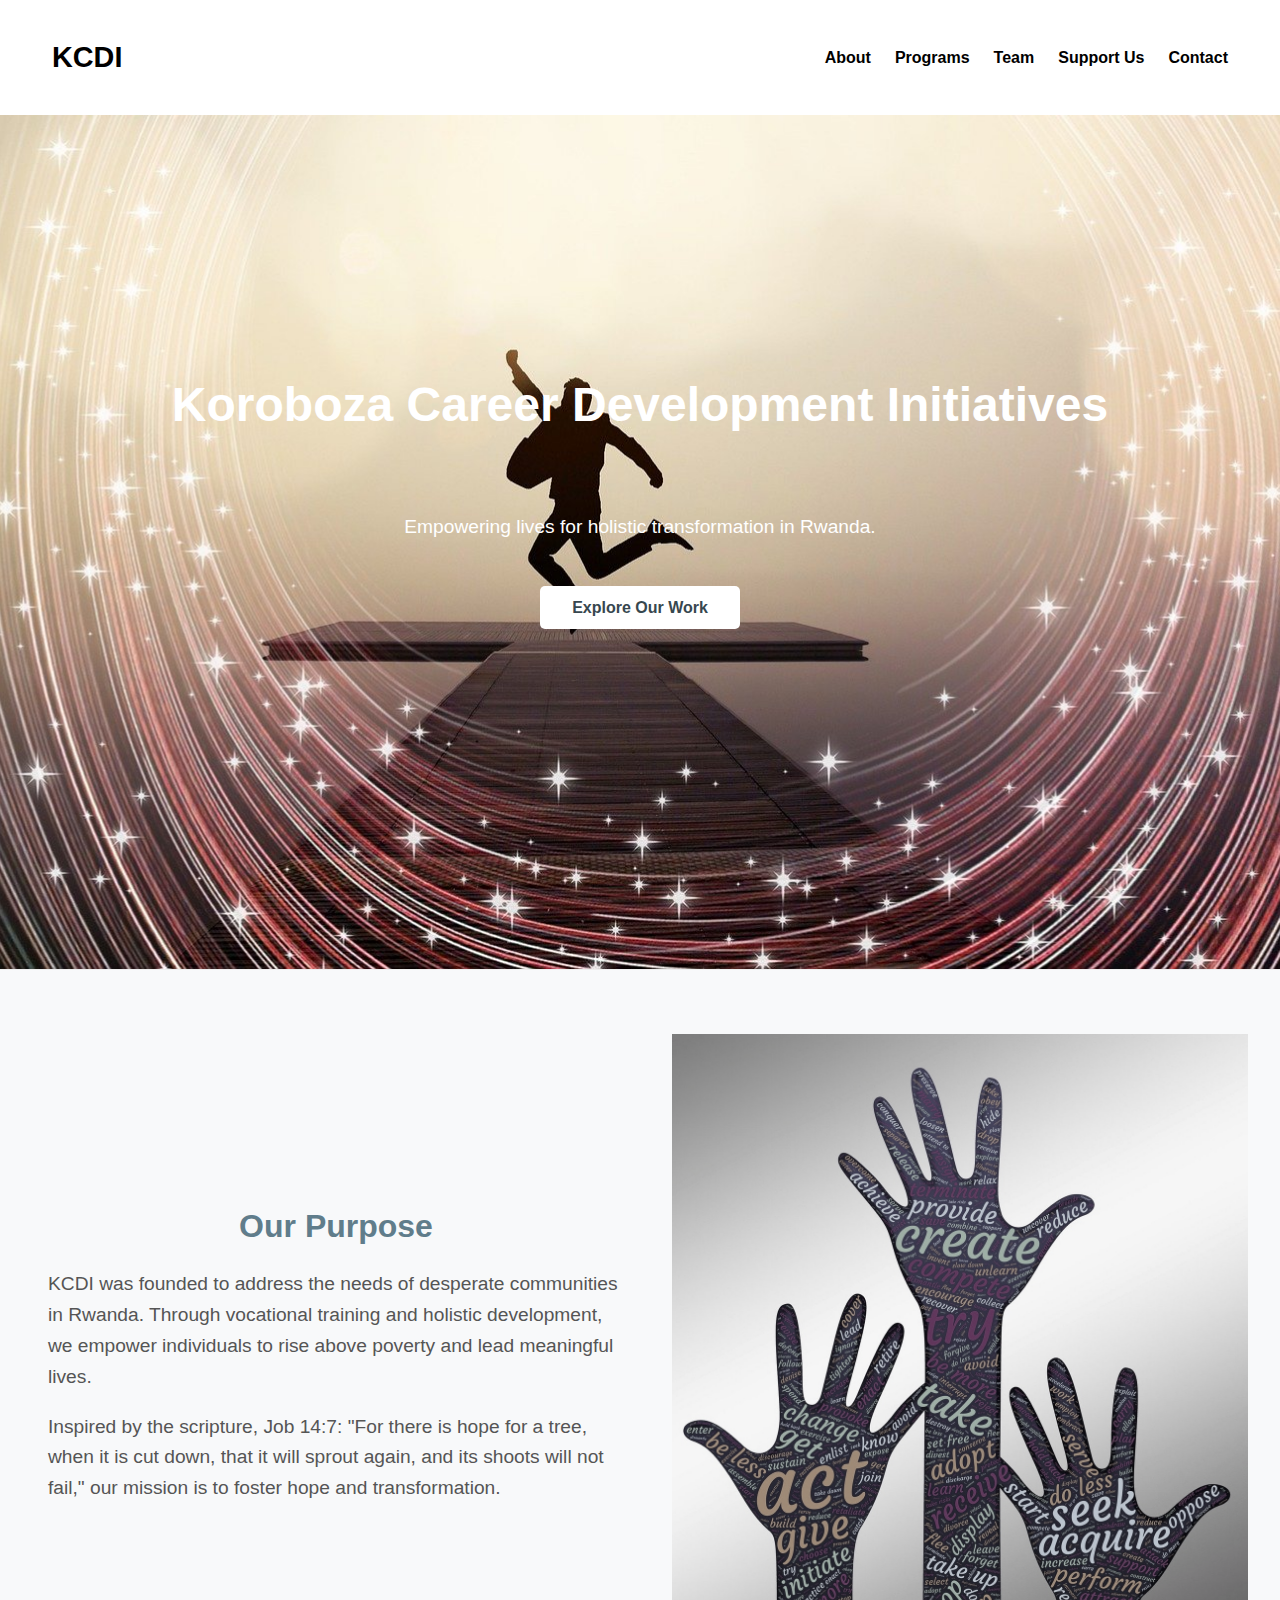
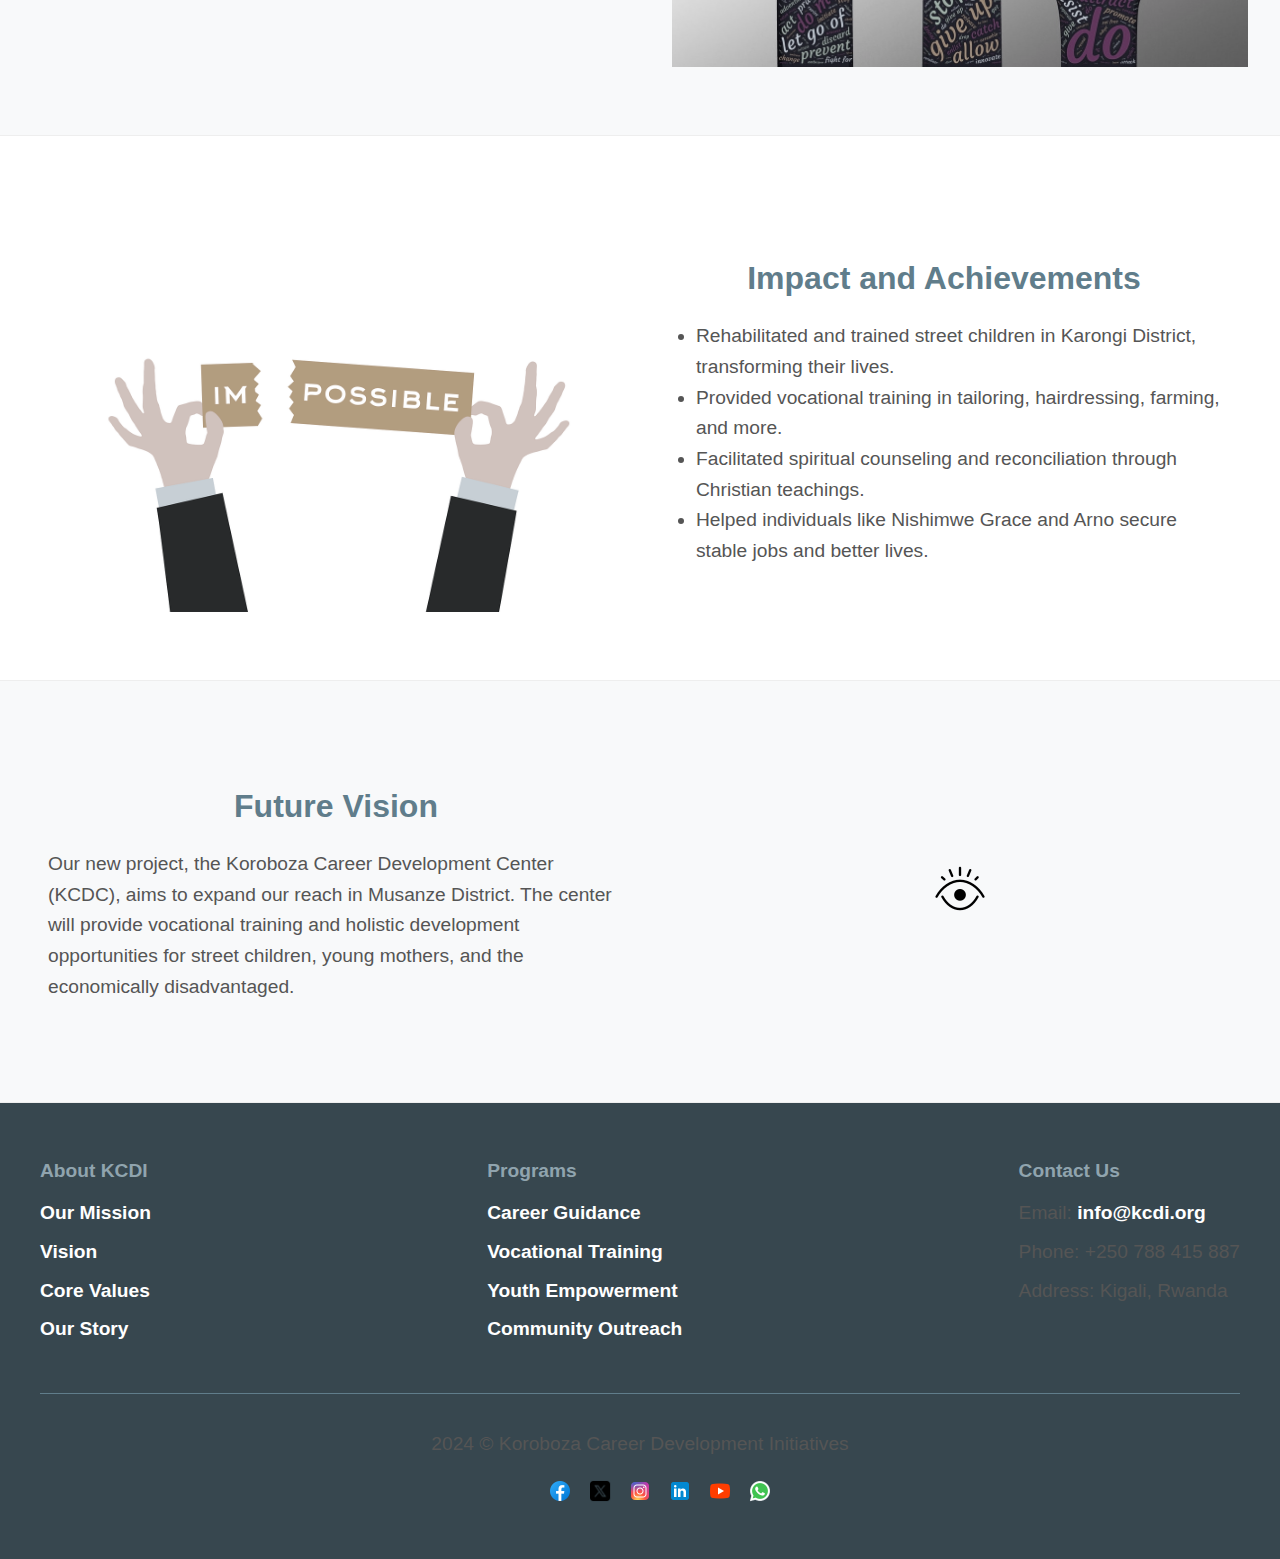
<file: index.html>
<!DOCTYPE html>
<html lang="en">
<head>
    <meta charset="UTF-8">
    <meta name="viewport" content="width=device-width, initial-scale=1.0">
    <title>KCDI - Empowering Rwanda</title>
    <link href="https://fonts.googleapis.com/css2?family=Roboto:wght@400;700&display=swap" rel="stylesheet">
    <link rel="stylesheet" href="styles.css">
</head>
<body>
    <header>
        <nav class="navbar">
            <div class="logo"><a href="index.html">KCDI</a></div>
            <ul class="nav-links">
                <li><a href="about.html">About</a></li>
                <li><a href="program.html">Programs</a></li>
                <li><a href="team.html">Team</a></li>
                <li><a href="support.html">Support Us</a></li>
                <li><a href="contact.html">Contact</a></li>
            </ul>
            <!-- Hamburger Icon for Mobile -->
        <div class="hamburger-icon" onclick="toggleMenu()">
            <div class="line"></div>
            <div class="line"></div>
            <div class="line"></div>
        </div>
        </nav>
    </header>
    <section id="hero" class="hero">
        <div class="hero-content-index">
            <h1>Koroboza Career Development Initiatives</h1>
            <p>Empowering lives for holistic transformation in Rwanda.</p>
            <a href="programs.html" class="btn">Explore Our Work</a>
        </div>
    </section>

    <section id="purpose" class="purpose">
        <div class="row">
            <div class="column text">
                <h2>Our Purpose</h2>
                <p>
                    KCDI was founded to address the needs of desperate communities in Rwanda. 
                    Through vocational training and holistic development, we empower individuals to rise above poverty and lead meaningful lives.
                </p>
                <p>
                    Inspired by the scripture, Job 14:7: "For there is hope for a tree, when it is cut down, that it will sprout again, and its shoots will not fail," 
                    our mission is to foster hope and transformation.
                </p>
            </div>
            <div class="column image">
                <img src="images/hands-1345059_1280.jpg" alt="Purpose Icon">
            </div>
        </div>
    </section>
    
    <section id="impact" class="impact">
        <div class="row">
            <div class="column image">
                <img src="images/impossible-8795694_1280.png" alt="Impact Icon">
            </div>
            <div class="column text">
                <h2>Impact and Achievements</h2>
                <ul>
                    <li>Rehabilitated and trained street children in Karongi District, transforming their lives.</li>
                    <li>Provided vocational training in tailoring, hairdressing, farming, and more.</li>
                    <li>Facilitated spiritual counseling and reconciliation through Christian teachings.</li>
                    <li>Helped individuals like Nishimwe Grace and Arno secure stable jobs and better lives.</li>
                </ul>
            </div>
        </div>
    </section>
    
    <section id="vision" class="vision">
        <div class="row">
            <div class="column text">
                <h2>Future Vision</h2>
                <p>
                    Our new project, the Koroboza Career Development Center (KCDC), aims to expand our reach in Musanze District. 
                    The center will provide vocational training and holistic development opportunities for street children, young mothers, 
                    and the economically disadvantaged.
                </p>
            </div>
            <div class="column image">
                <img src="images/icons8-vision-50.png" alt="Vision Icon">
            </div>
        </div>
    </section>
    
    

    <footer>
        <div class="footer-container">
            <div class="footer-links">
                <div class="footer-section">
                    <h4>About KCDI</h4>
                    <ul>
                        <li><a href="mission.html">Our Mission</a></li>
                        <li><a href="vision.html">Vision</a></li>
                        <li><a href="values.html">Core Values</a></li>
                        <li><a href="history.html">Our Story</a></li>
                    </ul>
                </div>
                <div class="footer-section">
                    <h4>Programs</h4>
                    <ul>
                        <li><a href="career_guidance.html">Career Guidance</a></li>
                        <li><a href="vocational_training.html">Vocational Training</a></li>
                        <li><a href="youth_empowerment.html">Youth Empowerment</a></li>
                        <li><a href="community_outreach.html">Community Outreach</a></li>
                    </ul>
                </div>
                <div class="footer-section">
                    <h4>Contact Us</h4>
                    <ul>
                        <li>Email: <a href="mailto:info@kcdi.org">info@kcdi.org</a></li>
                        <li>Phone: +250 788 415 887</li>
                        <li>Address: Kigali, Rwanda</li>
                    </ul>
                </div>
            </div>
            <div class="footer-bottom">
                <p>2024 © Koroboza Career Development Initiatives</p>
                <ul class="footer-social">
                    <li><a href="https://facebook.com/KCDI" target="_blank"><img src="images/icons/icons8-facebook-48.png" alt="Facebook"></a></li>
                    <li><a href="https://twitter.com/KCDI" target="_blank"><img src="images/icons/icons8-x-50.png" alt="Twitter"></a></li>
                    <li><a href="https://instagram.com/KCDI" target="_blank"><img src="images/icons/icons8-instagram-48.png" alt="Instagram"></a></li>
                    <li><a href="https://linkedin.com/company/KCDI" target="_blank"><img src="images/icons/icons8-linkedin-48.png" alt="LinkedIn"></a></li>
                    <li><a href="https://youtube.com/KCDI" target="_blank"><img src="images/icons/icons8-youtube-48.png" alt="YouTube"></a></li>
                    <li><a href="https://wa.me/250788415887" target="_blank"><img src="images/icons/icons8-whatsapp-48.png" alt="WhatsApp"></a></li>
            
                </ul>
            </div>
        </div>
    </footer>
    <script>
        function toggleMenu() {
  const navLinks = document.querySelector('.nav-links');
  navLinks.classList.toggle('active');
}



    </script>
    
    
</body>
</html>
</file>
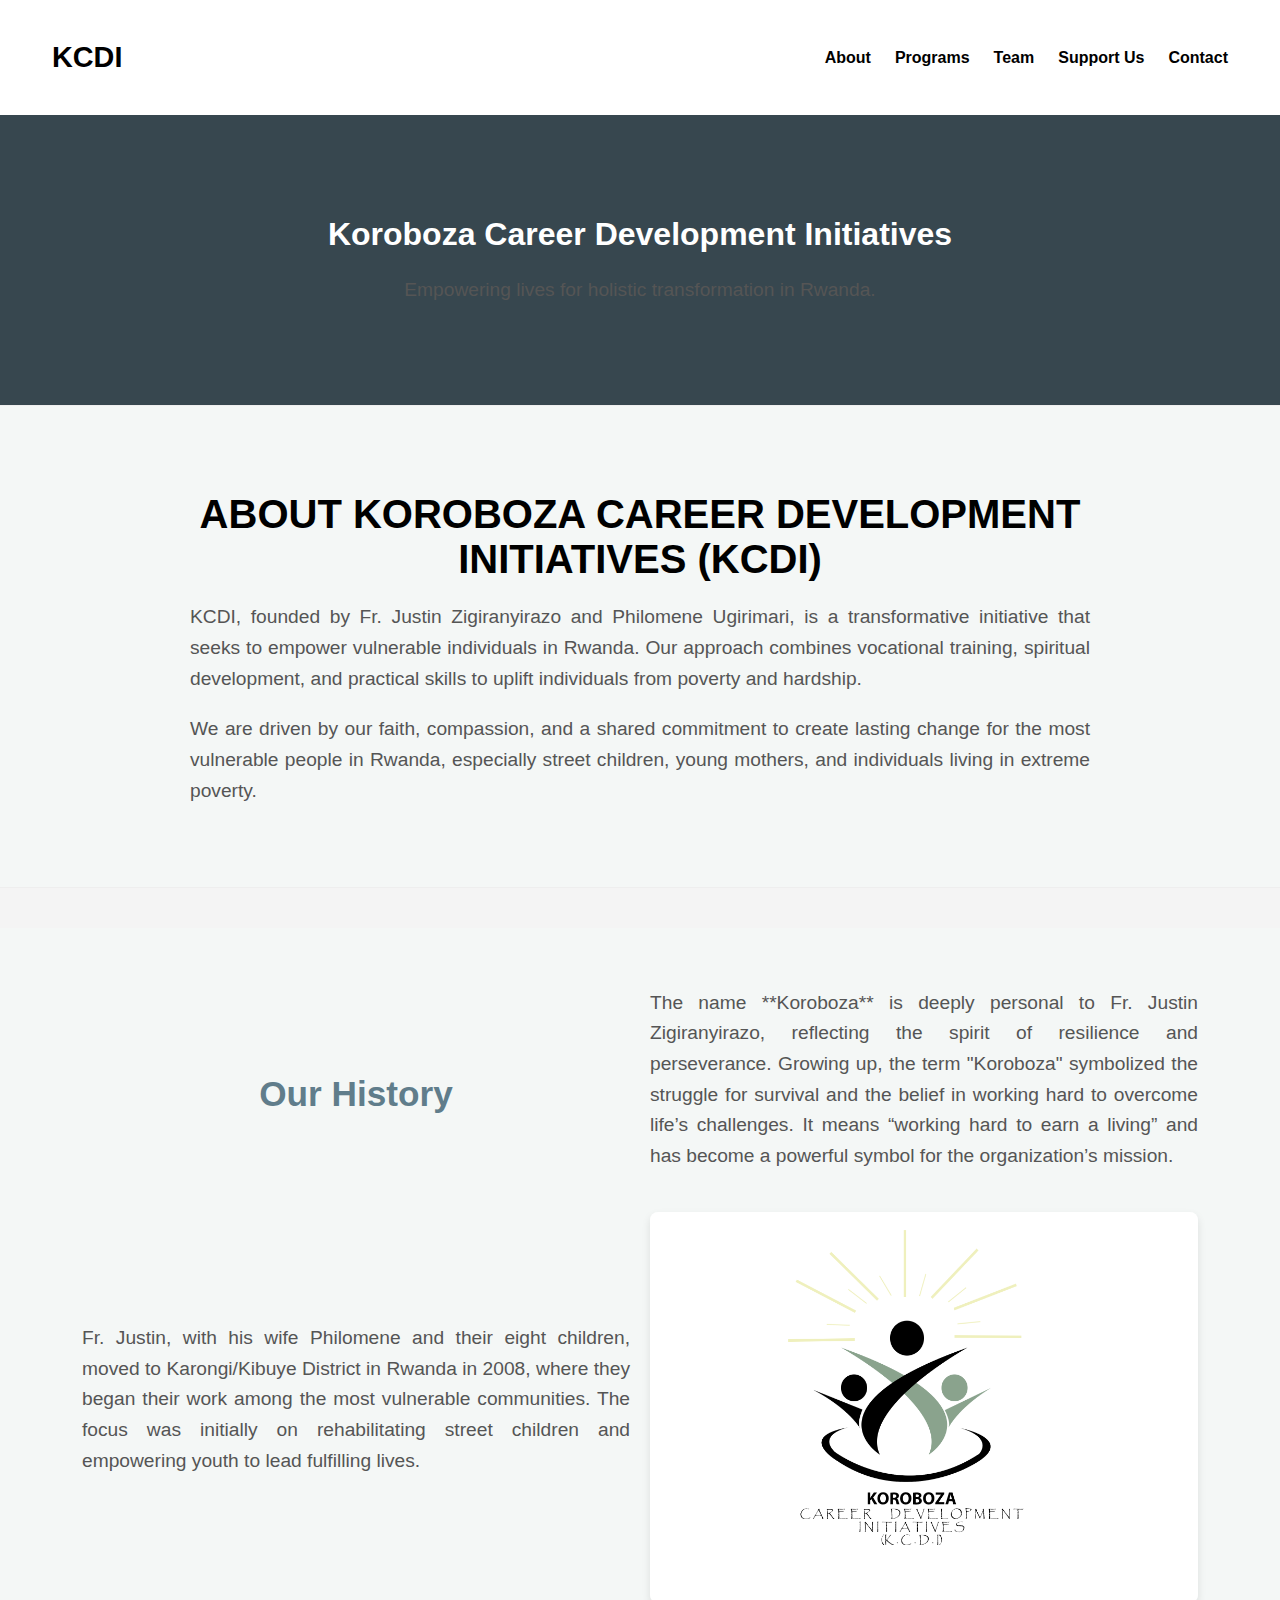
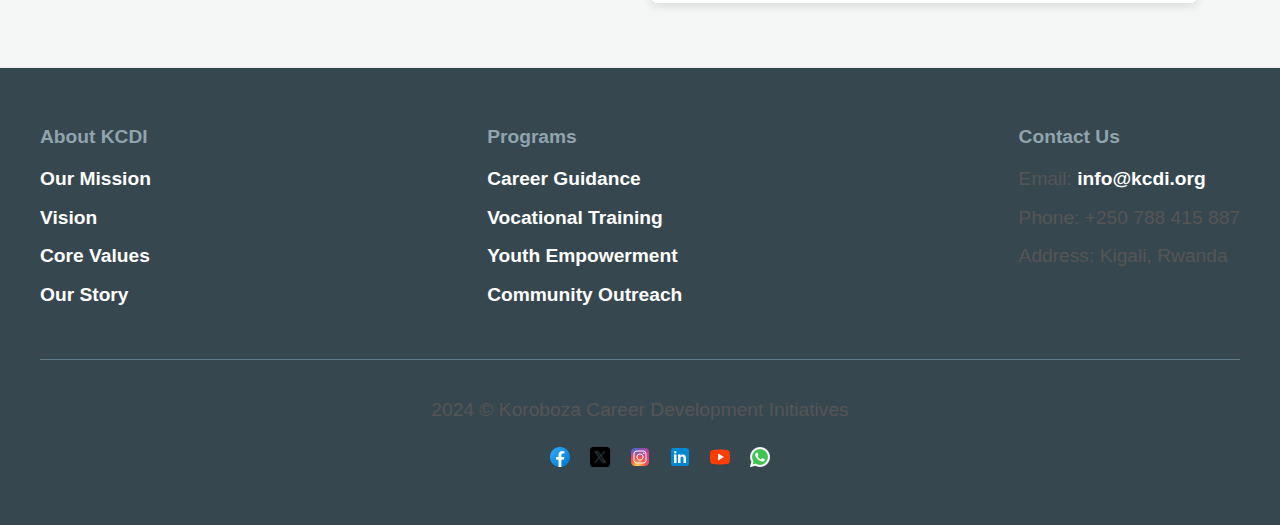
<file: about.html>
<!DOCTYPE html>
<html lang="en">
<head>
    <meta charset="UTF-8">
    <meta name="viewport" content="width=device-width, initial-scale=1.0">
    <title>About KCDI</title>
    <link rel="stylesheet" href="styles.css">
</head>
<body>
    <header>
        <nav class="navbar">
            <div class="logo"><a href="index.html">KCDI</a></div>
            <ul class="nav-links">
                <li><a href="about.html">About</a></li>
                <li><a href="program.html">Programs</a></li>
                <li><a href="team.html">Team</a></li>
                <li><a href="support.html">Support Us</a></li>
                <li><a href="contact.html">Contact</a></li>
            </ul>
            <!-- Hamburger Icon for Mobile -->
        <div class="hamburger-icon" onclick="toggleMenu()">
            <div class="line"></div>
            <div class="line"></div>
            <div class="line"></div>
        </div>
        </nav>
    </header>
    
    <section id="hero-pages" class="hero-pages">
        <div class="hero-content">
            <h1>Koroboza Career Development Initiatives</h1>
            <p>Empowering lives for holistic transformation in Rwanda.</p>
        </div>
    </section>

    <section id="about-us" class="about-us">
        <div class="container">
            <h1>About Koroboza Career Development Initiatives (KCDI)</h1>
            <p>KCDI, founded by Fr. Justin Zigiranyirazo and Philomene Ugirimari, is a transformative initiative that seeks to empower vulnerable individuals in Rwanda. Our approach combines vocational training, spiritual development, and practical skills to uplift individuals from poverty and hardship.</p>
            <p>We are driven by our faith, compassion, and a shared commitment to create lasting change for the most vulnerable people in Rwanda, especially street children, young mothers, and individuals living in extreme poverty.</p>
        </div>
    </section>

    <!-- History of Koroboza -->
    <section id="history" class="history">
        <div class="container">
            <h2>Our History</h2>
            <p>The name **Koroboza** is deeply personal to Fr. Justin Zigiranyirazo, reflecting the spirit of resilience and perseverance. Growing up, the term "Koroboza" symbolized the struggle for survival and the belief in working hard to overcome life’s challenges. It means “working hard to earn a living” and has become a powerful symbol for the organization’s mission.</p>
            <p>Fr. Justin, with his wife Philomene and their eight children, moved to Karongi/Kibuye District in Rwanda in 2008, where they began their work among the most vulnerable communities. The focus was initially on rehabilitating street children and empowering youth to lead fulfilling lives.</p>
            <div class="image">
                <img src="images/KCDI.png" alt="Koroboza History Image">
            </div>
        </div>
    </section>


    <footer>
        <div class="footer-container">
            <div class="footer-links">
                <div class="footer-section">
                    <h4>About KCDI</h4>
                    <ul>
                        <li><a href="mission.html">Our Mission</a></li>
                        <li><a href="vision.html">Vision</a></li>
                        <li><a href="values.html">Core Values</a></li>
                        <li><a href="history.html">Our Story</a></li>
                    </ul>
                </div>
                <div class="footer-section">
                    <h4>Programs</h4>
                    <ul>
                        <li><a href="career_guidance.html">Career Guidance</a></li>
                        <li><a href="vocational_training.html">Vocational Training</a></li>
                        <li><a href="youth_empowerment.html">Youth Empowerment</a></li>
                        <li><a href="community_outreach.html">Community Outreach</a></li>
                    </ul>
                </div>
                <div class="footer-section">
                    <h4>Contact Us</h4>
                    <ul>
                        <li>Email: <a href="mailto:info@kcdi.org">info@kcdi.org</a></li>
                        <li>Phone: +250 788 415 887</li>
                        <li>Address: Kigali, Rwanda</li>
                    </ul>
                </div>
            </div>
            <div class="footer-bottom">
                <p>2024 © Koroboza Career Development Initiatives</p>
                <ul class="footer-social">
                    <li><a href="https://facebook.com/KCDI" target="_blank"><img src="images/icons/icons8-facebook-48.png" alt="Facebook"></a></li>
                    <li><a href="https://twitter.com/KCDI" target="_blank"><img src="images/icons/icons8-x-50.png" alt="Twitter"></a></li>
                    <li><a href="https://instagram.com/KCDI" target="_blank"><img src="images/icons/icons8-instagram-48.png" alt="Instagram"></a></li>
                    <li><a href="https://linkedin.com/company/KCDI" target="_blank"><img src="images/icons/icons8-linkedin-48.png" alt="LinkedIn"></a></li>
                    <li><a href="https://youtube.com/KCDI" target="_blank"><img src="images/icons/icons8-youtube-48.png" alt="YouTube"></a></li>
                    <li><a href="https://wa.me/250788415887" target="_blank"><img src="images/icons/icons8-whatsapp-48.png" alt="WhatsApp"></a></li>
            
                </ul>
            </div>
        </div>
    </footer>
    <script>
        function toggleMenu() {
  const navLinks = document.querySelector('.nav-links');
  navLinks.classList.toggle('active');
}

    </script>
</body>
</html>
</file>
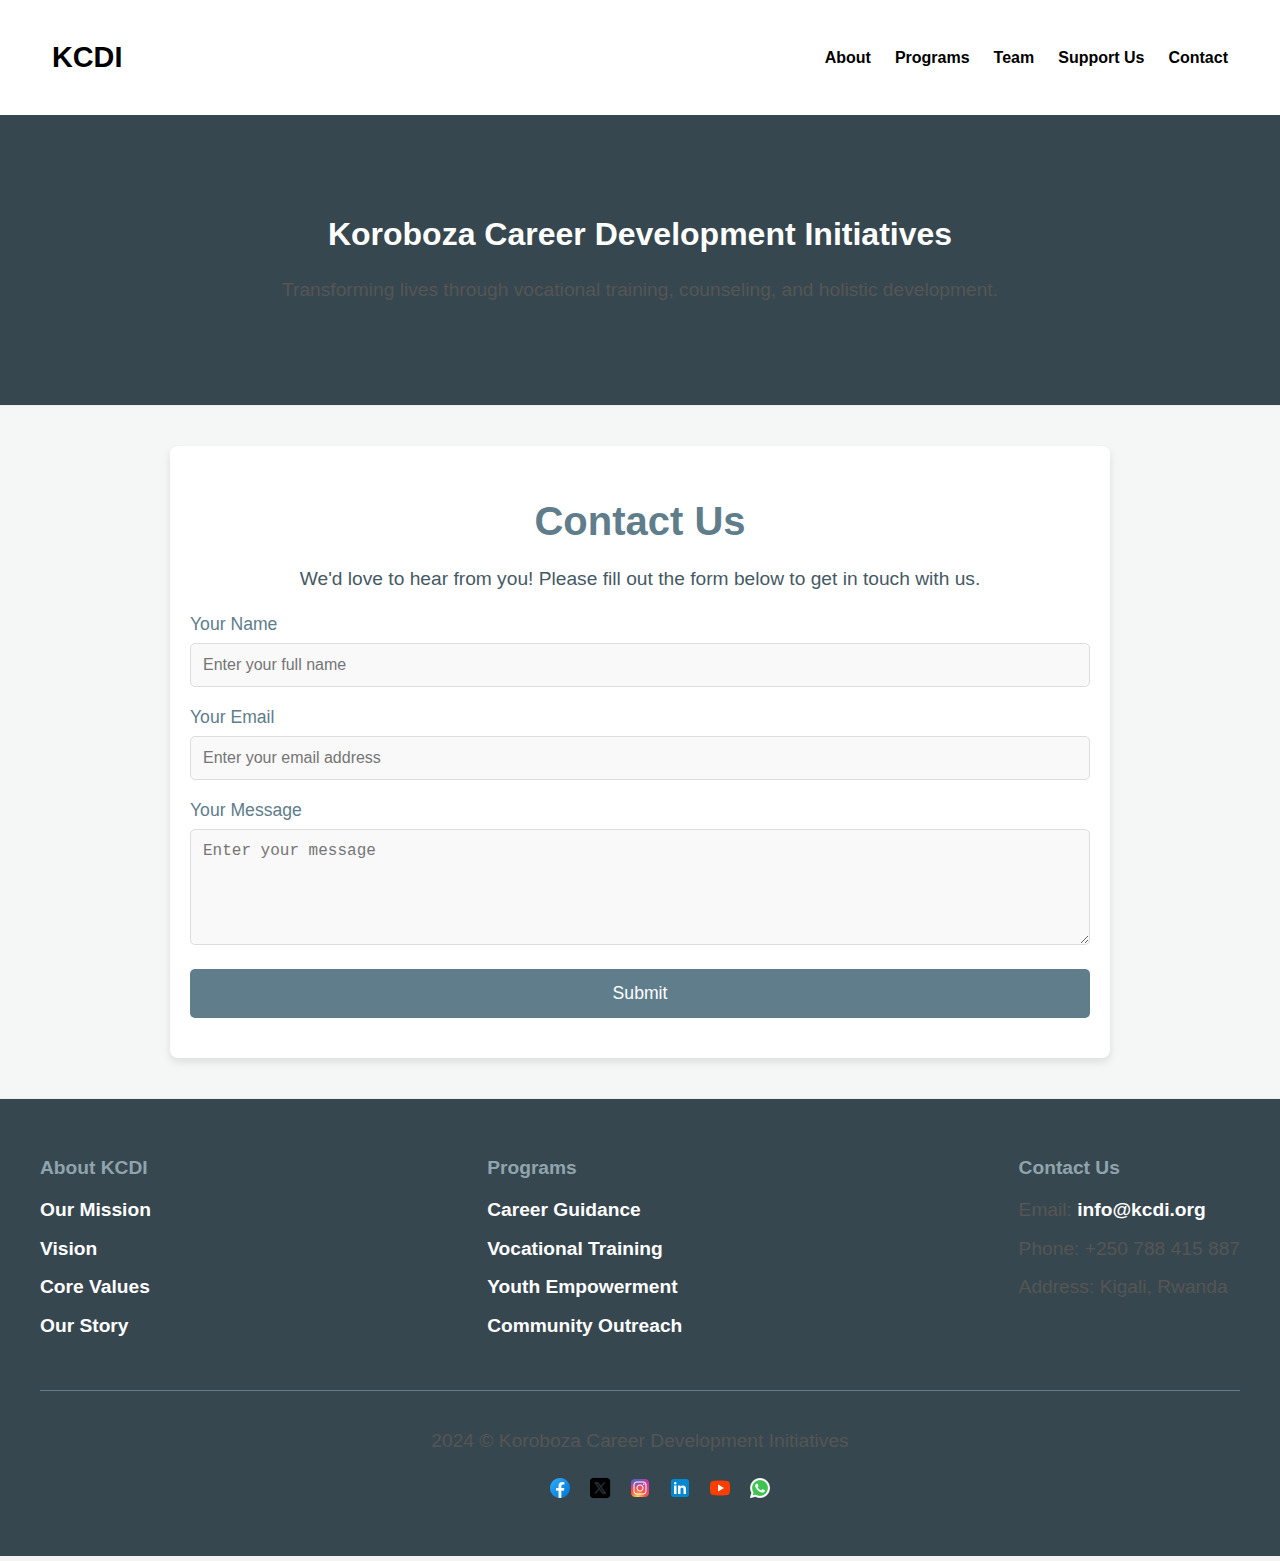
<file: contact.html>
<!DOCTYPE html>
<html lang="en">
<head>
    <meta charset="UTF-8">
    <meta name="viewport" content="width=device-width, initial-scale=1.0">
    <title>KCDI - Empowering Rwanda</title>
    <link href="https://fonts.googleapis.com/css2?family=Roboto:wght@400;700&display=swap" rel="stylesheet">
    <link rel="stylesheet" href="styles.css">
</head>
<body>
    <header>
        <nav class="navbar">
            <div class="logo"><a href="index.html">KCDI</a></div>
            <ul class="nav-links">
                <li><a href="about.html">About</a></li>
                <li><a href="program.html">Programs</a></li>
                <li><a href="team.html">Team</a></li>
                <li><a href="support.html">Support Us</a></li>
                <li><a href="contact.html">Contact</a></li>
            </ul>
            <!-- Hamburger Icon for Mobile -->
        <div class="hamburger-icon" onclick="toggleMenu()">
            <div class="line"></div>
            <div class="line"></div>
            <div class="line"></div>
        </div>
        </nav>
    </header>
    <section id="hero-pages" class="hero-pages">
        <div class="hero-content">
            <h1>Koroboza Career Development Initiatives</h1>
            <p>Transforming lives through vocational training, counseling, and holistic development.</p>
        </div>
    </section>


<section id="contact" class="contact">
    <div class="container">
        <h2>Contact Us</h2>
        <p>We'd love to hear from you! Please fill out the form below to get in touch with us.</p>
        <form action="mailto:samcyuzuzo2001@gmail.com" method="POST" enctype="text/plain">
            <div class="form-group">
                <label for="name">Your Name</label>
                <input type="text" id="name" name="name" required placeholder="Enter your full name">
            </div>

            <div class="form-group">
                <label for="email">Your Email</label>
                <input type="email" id="email" name="email" required placeholder="Enter your email address">
            </div>

            <div class="form-group">
                <label for="message">Your Message</label>
                <textarea id="message" name="message" rows="5" required placeholder="Enter your message"></textarea>
            </div>

            <div class="form-group">
                <button type="submit" class="btn">Submit</button>
            </div>
        </form>
    </div>
</section>


<footer>
    <div class="footer-container">
        <div class="footer-links">
            <div class="footer-section">
                <h4>About KCDI</h4>
                <ul>
                    <li><a href="mission.html">Our Mission</a></li>
                    <li><a href="vision.html">Vision</a></li>
                    <li><a href="values.html">Core Values</a></li>
                    <li><a href="history.html">Our Story</a></li>
                </ul>
            </div>
            <div class="footer-section">
                <h4>Programs</h4>
                <ul>
                    <li><a href="career_guidance.html">Career Guidance</a></li>
                    <li><a href="vocational_training.html">Vocational Training</a></li>
                    <li><a href="youth_empowerment.html">Youth Empowerment</a></li>
                    <li><a href="community_outreach.html">Community Outreach</a></li>
                </ul>
            </div>
            <div class="footer-section">
                <h4>Contact Us</h4>
                <ul>
                    <li>Email: <a href="mailto:info@kcdi.org">info@kcdi.org</a></li>
                    <li>Phone: +250 788 415 887</li>
                    <li>Address: Kigali, Rwanda</li>
                </ul>
            </div>
        </div>
        <div class="footer-bottom">
            <p>2024 © Koroboza Career Development Initiatives</p>
            <ul class="footer-social">
                <li><a href="https://facebook.com/KCDI" target="_blank"><img src="images/icons/icons8-facebook-48.png" alt="Facebook"></a></li>
                <li><a href="https://twitter.com/KCDI" target="_blank"><img src="images/icons/icons8-x-50.png" alt="Twitter"></a></li>
                <li><a href="https://instagram.com/KCDI" target="_blank"><img src="images/icons/icons8-instagram-48.png" alt="Instagram"></a></li>
                <li><a href="https://linkedin.com/company/KCDI" target="_blank"><img src="images/icons/icons8-linkedin-48.png" alt="LinkedIn"></a></li>
                <li><a href="https://youtube.com/KCDI" target="_blank"><img src="images/icons/icons8-youtube-48.png" alt="YouTube"></a></li>
                <li><a href="https://wa.me/250788415887" target="_blank"><img src="images/icons/icons8-whatsapp-48.png" alt="WhatsApp"></a></li>
        
            </ul>
        </div>
    </div>
</footer>
<script>
    function toggleMenu() {
const navLinks = document.querySelector('.nav-links');
navLinks.classList.toggle('active');
}

</script>

</body>
</html>
</file>
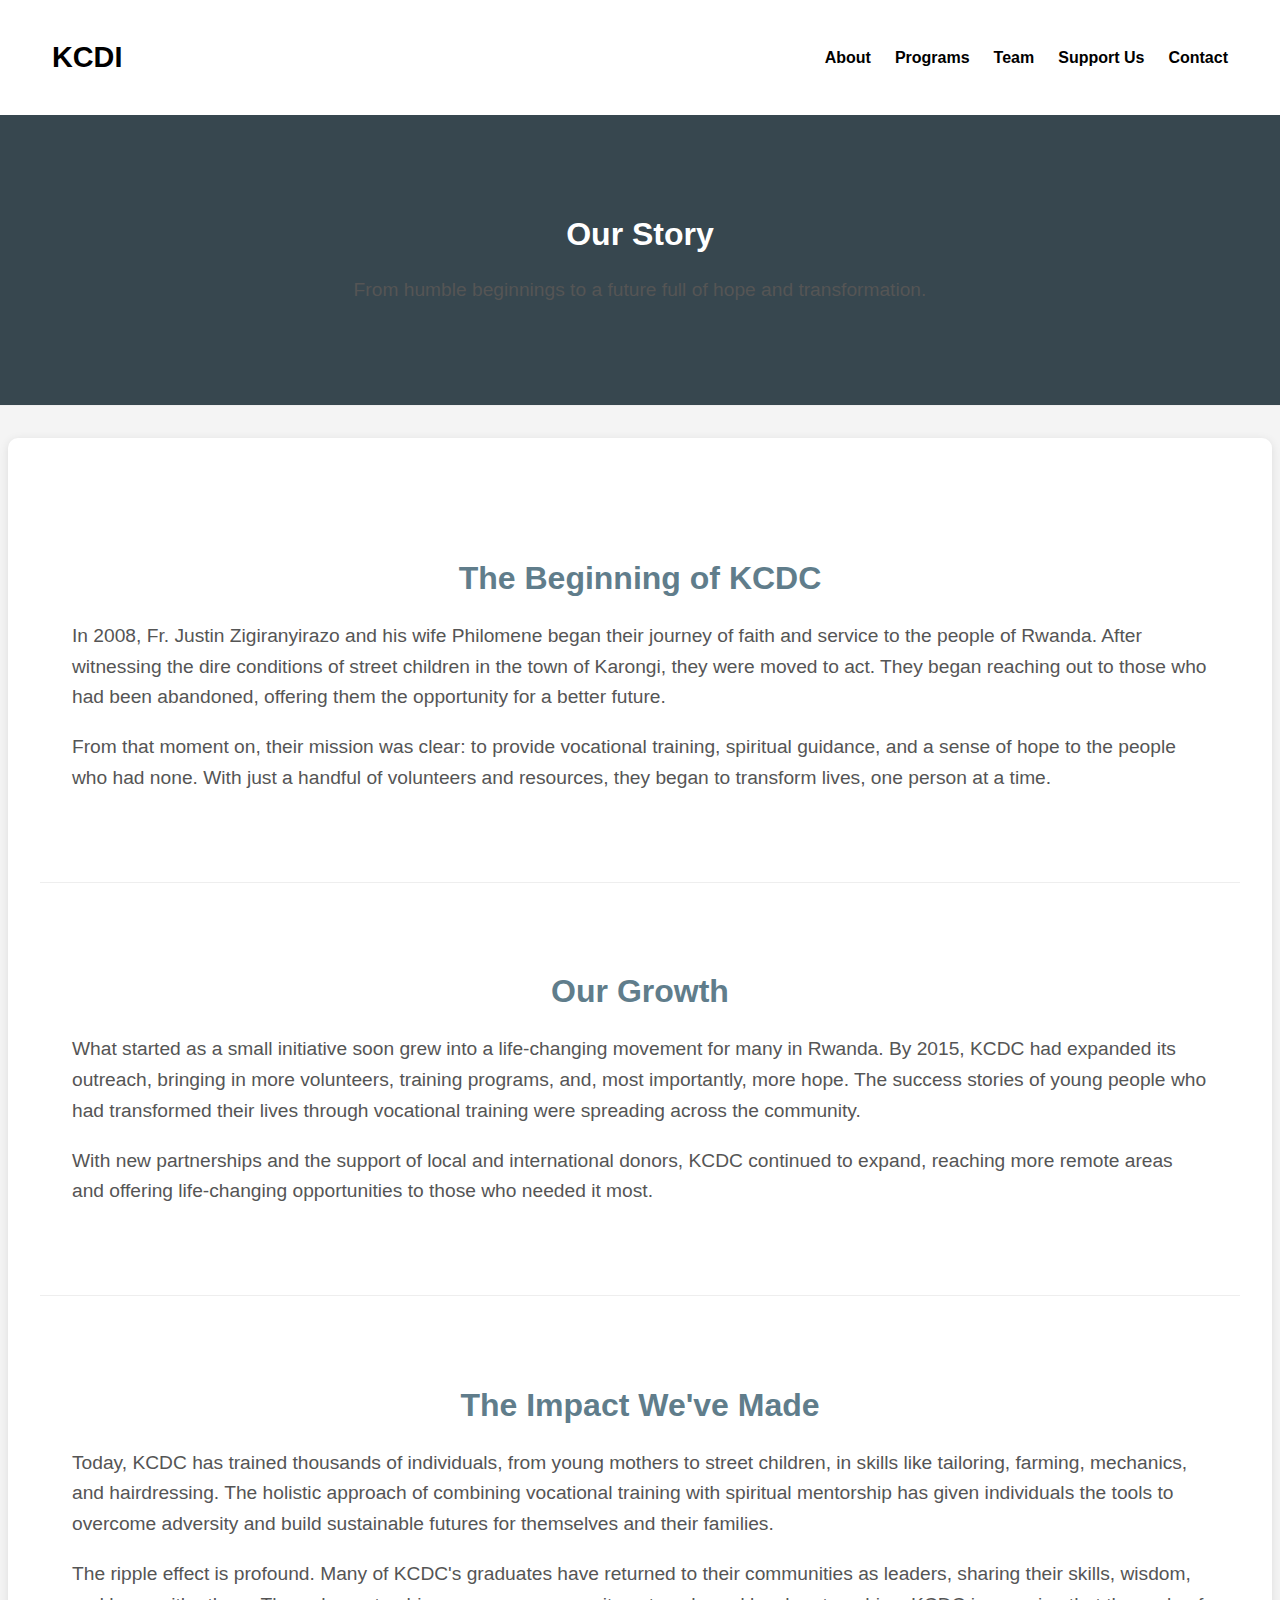
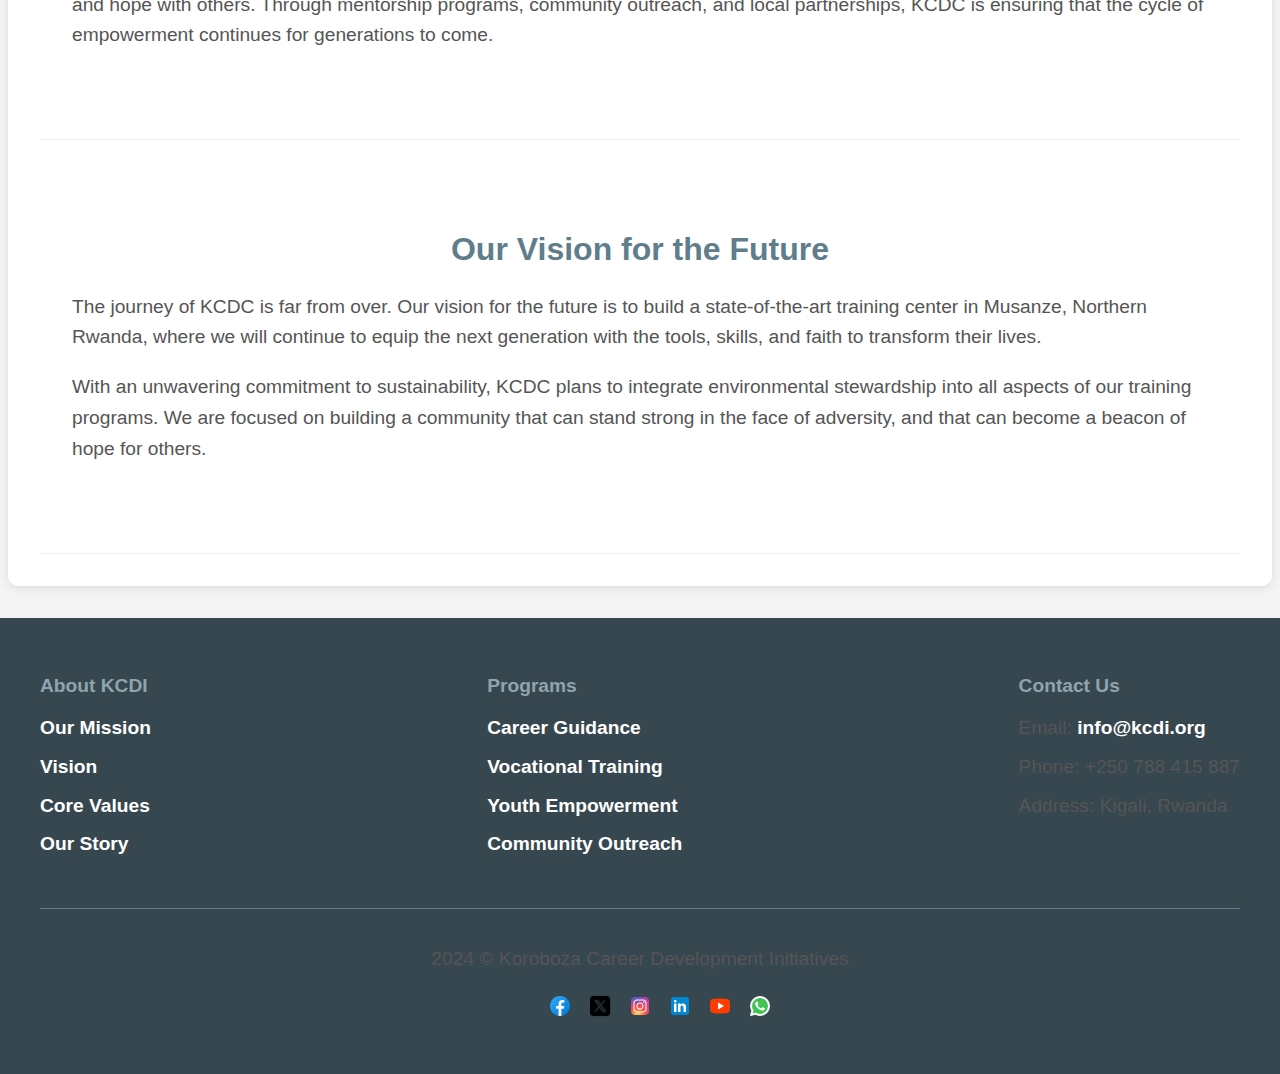
<file: history.html>
<!DOCTYPE html>
<html lang="en">
<head>
    <meta charset="UTF-8">
    <meta name="viewport" content="width=device-width, initial-scale=1.0">
    <title>KCDI - Mission</title>
    <link href="https://fonts.googleapis.com/css2?family=Roboto:wght@400;700&display=swap" rel="stylesheet">
    <link rel="stylesheet" href="styles.css">
</head>
<body>
    <header>
        <nav class="navbar">
            <div class="logo"><a href="index.html">KCDI</a></div>
            <ul class="nav-links">
                <li><a href="about.html">About</a></li>
                <li><a href="program.html">Programs</a></li>
                <li><a href="team.html">Team</a></li>
                <li><a href="support.html">Support Us</a></li>
                <li><a href="contact.html">Contact</a></li>
            </ul>
            <!-- Hamburger Icon for Mobile -->
        <div class="hamburger-icon" onclick="toggleMenu()">
            <div class="line"></div>
            <div class="line"></div>
            <div class="line"></div>
        </div>
        </nav>
    </header>
    <section id="hero-pages" class="hero-pages team-hero">
        <div class="hero-content">
            <h1>Our Story</h1>
            <p>From humble beginnings to a future full of hope and transformation.</p>

        </div>
    </section>
    
    <main class="our-story">
        <section class="beginning">
            <h2>The Beginning of KCDC</h2>
            <div class="story-text">
                <p>
                    In 2008, Fr. Justin Zigiranyirazo and his wife Philomene began their journey of faith and service to the people of Rwanda. 
                    After witnessing the dire conditions of street children in the town of Karongi, they were moved to act. They began reaching out 
                    to those who had been abandoned, offering them the opportunity for a better future.
                </p>
                <p>
                    From that moment on, their mission was clear: to provide vocational training, spiritual guidance, and a sense of hope to the 
                    people who had none. With just a handful of volunteers and resources, they began to transform lives, one person at a time.
                </p>
            </div>
            <!--<img src="images/beginning.jpg" alt="Early Days of KCDC" class="story-img">-->
        </section>

        <section class="growth">
            <h2>Our Growth</h2>
            <div class="story-text">
                <p>
                    What started as a small initiative soon grew into a life-changing movement for many in Rwanda. By 2015, KCDC had expanded 
                    its outreach, bringing in more volunteers, training programs, and, most importantly, more hope. The success stories of young 
                    people who had transformed their lives through vocational training were spreading across the community.
                </p>
                <p>
                    With new partnerships and the support of local and international donors, KCDC continued to expand, reaching more remote 
                    areas and offering life-changing opportunities to those who needed it most.
                </p>
            </div>
            <!--<img src="images/growth.jpg" alt="Growth of KCDC" class="story-img">-->
        </section>

        <section class="impact">
            <h2>The Impact We've Made</h2>
            <div class="story-text">
                <p>
                    Today, KCDC has trained thousands of individuals, from young mothers to street children, in skills like tailoring, 
                    farming, mechanics, and hairdressing. The holistic approach of combining vocational training with spiritual mentorship 
                    has given individuals the tools to overcome adversity and build sustainable futures for themselves and their families.
                </p>
                <p>
                    The ripple effect is profound. Many of KCDC's graduates have returned to their communities as leaders, sharing their skills, 
                    wisdom, and hope with others. Through mentorship programs, community outreach, and local partnerships, KCDC is ensuring 
                    that the cycle of empowerment continues for generations to come.
                </p>
            </div>
            <!--<img src="images/impact.jpg" alt="Impact of KCDC" class="story-img">-->
        </section>

        <section class="vision-for-future">
            <h2>Our Vision for the Future</h2>
            <div class="story-text">
                <p>
                    The journey of KCDC is far from over. Our vision for the future is to build a state-of-the-art training center in Musanze, 
                    Northern Rwanda, where we will continue to equip the next generation with the tools, skills, and faith to transform their lives.
                </p>
                <p>
                    With an unwavering commitment to sustainability, KCDC plans to integrate environmental stewardship into all aspects of our 
                    training programs. We are focused on building a community that can stand strong in the face of adversity, and that can 
                    become a beacon of hope for others.
                </p>
            </div>
            <!--<img src="images/vision.jpg" alt="Future Vision of KCDC" class="story-img">-->
        </section>
    </main>

    <footer>
        <div class="footer-container">
            <div class="footer-links">
                <div class="footer-section">
                    <h4>About KCDI</h4>
                    <ul>
                        <li><a href="mission.html">Our Mission</a></li>
                        <li><a href="vision.html">Vision</a></li>
                        <li><a href="values.html">Core Values</a></li>
                        <li><a href="history.html">Our Story</a></li>
                    </ul>
                </div>
                <div class="footer-section">
                    <h4>Programs</h4>
                    <ul>
                        <li><a href="career_guidance.html">Career Guidance</a></li>
                        <li><a href="vocational_training.html">Vocational Training</a></li>
                        <li><a href="youth_empowerment.html">Youth Empowerment</a></li>
                        <li><a href="community_outreach.html">Community Outreach</a></li>
                    </ul>
                </div>
                <div class="footer-section">
                    <h4>Contact Us</h4>
                    <ul>
                        <li>Email: <a href="mailto:info@kcdi.org">info@kcdi.org</a></li>
                        <li>Phone: +250 788 415 887</li>
                        <li>Address: Kigali, Rwanda</li>
                    </ul>
                </div>
            </div>
            <div class="footer-bottom">
                <p>2024 © Koroboza Career Development Initiatives</p>
                <ul class="footer-social">
                    <li><a href="https://facebook.com/KCDI" target="_blank"><img src="images/icons/icons8-facebook-48.png" alt="Facebook"></a></li>
                    <li><a href="https://twitter.com/KCDI" target="_blank"><img src="images/icons/icons8-x-50.png" alt="Twitter"></a></li>
                    <li><a href="https://instagram.com/KCDI" target="_blank"><img src="images/icons/icons8-instagram-48.png" alt="Instagram"></a></li>
                    <li><a href="https://linkedin.com/company/KCDI" target="_blank"><img src="images/icons/icons8-linkedin-48.png" alt="LinkedIn"></a></li>
                    <li><a href="https://youtube.com/KCDI" target="_blank"><img src="images/icons/icons8-youtube-48.png" alt="YouTube"></a></li>
                    <li><a href="https://wa.me/250788415887" target="_blank"><img src="images/icons/icons8-whatsapp-48.png" alt="WhatsApp"></a></li>
            
                </ul>
            </div>
        </div>
    </footer>
    <script>
        function toggleMenu() {
  const navLinks = document.querySelector('.nav-links');
  navLinks.classList.toggle('active');
}



    </script>
    
    
</body>
</html>
</file>
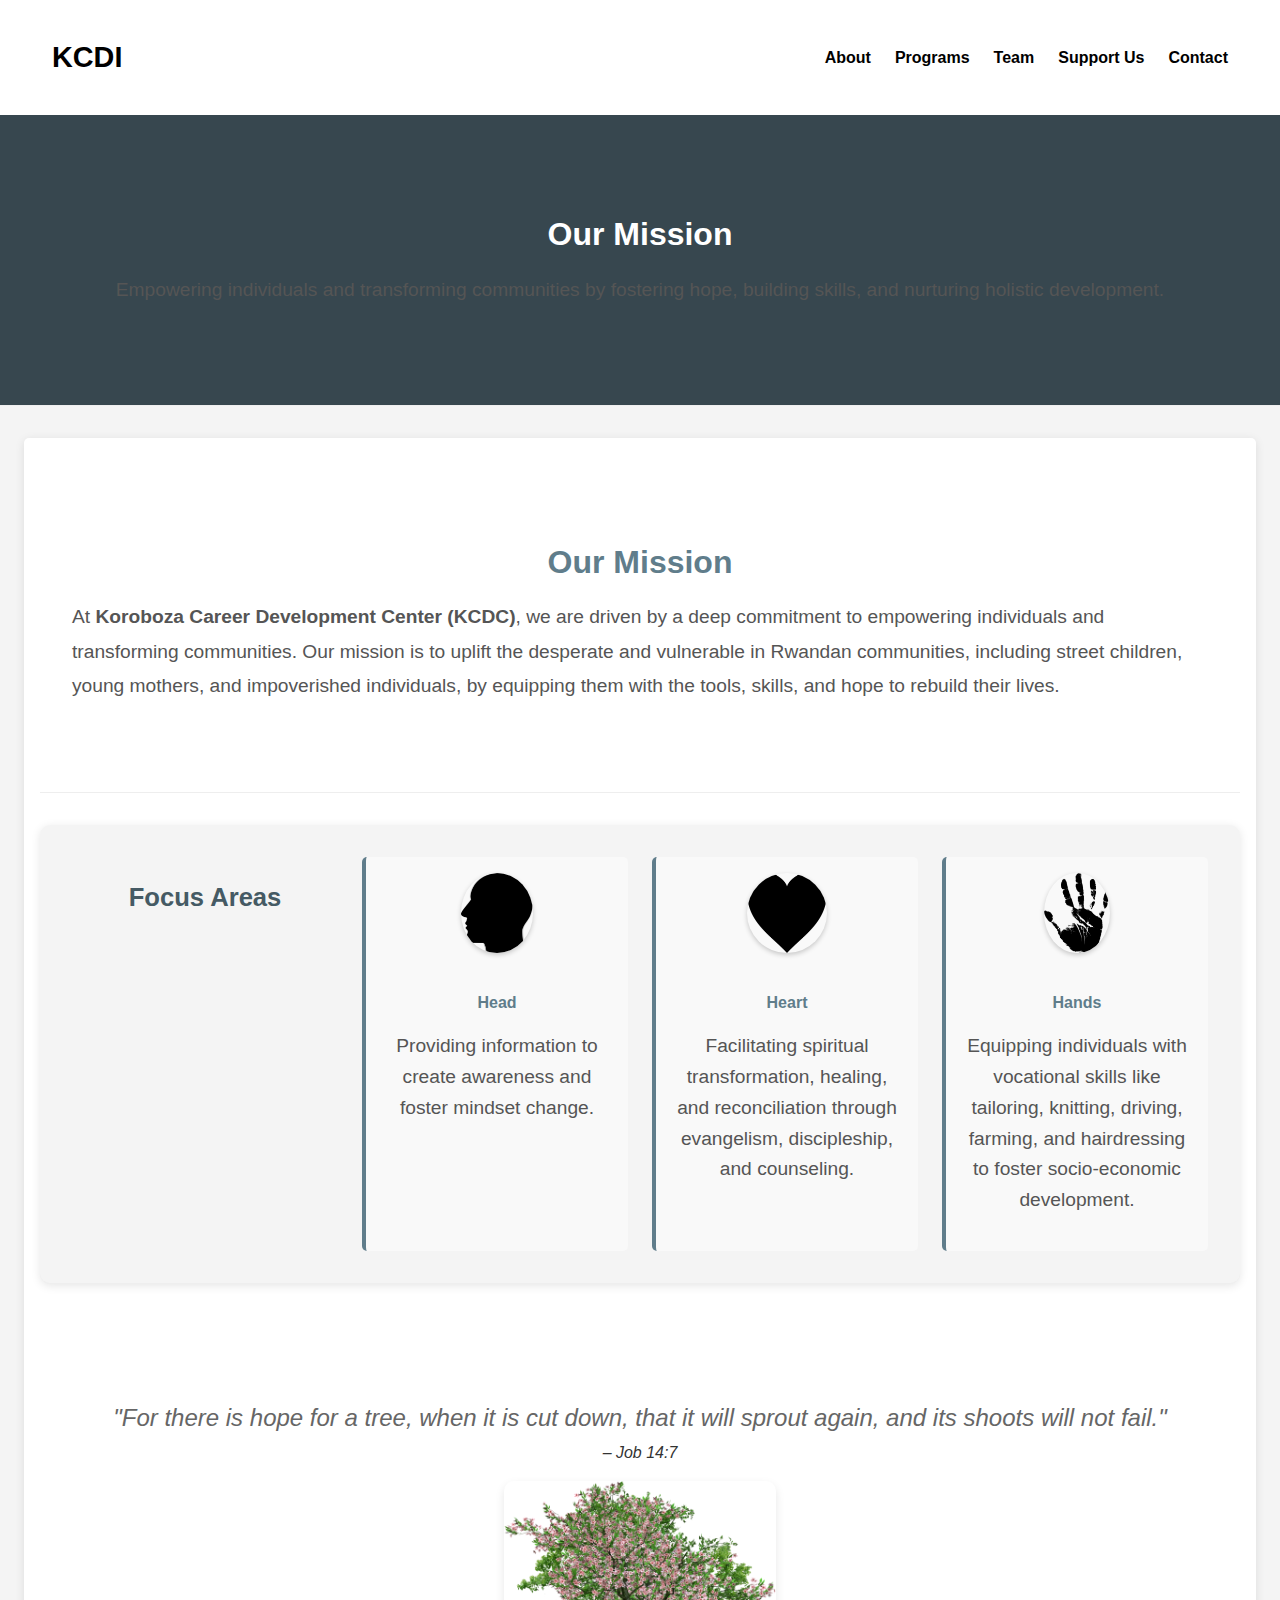
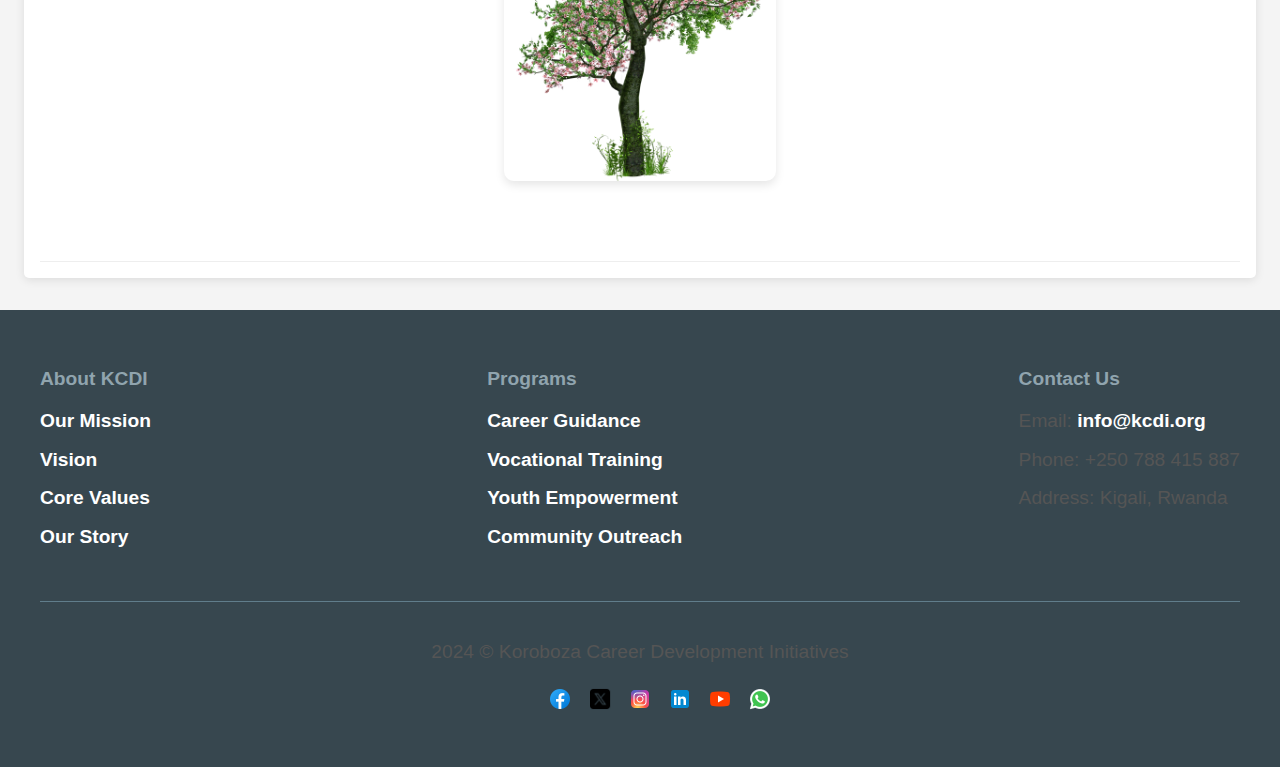
<file: mission.html>
<!DOCTYPE html>
<html lang="en">
<head>
    <meta charset="UTF-8">
    <meta name="viewport" content="width=device-width, initial-scale=1.0">
    <title>KCDI - Mission</title>
    <link href="https://fonts.googleapis.com/css2?family=Roboto:wght@400;700&display=swap" rel="stylesheet">
    <link rel="stylesheet" href="styles.css">
</head>
<body>
    <header>
        <nav class="navbar">
            <div class="logo"><a href="index.html">KCDI</a></div>
            <ul class="nav-links">
                <li><a href="about.html">About</a></li>
                <li><a href="program.html">Programs</a></li>
                <li><a href="team.html">Team</a></li>
                <li><a href="support.html">Support Us</a></li>
                <li><a href="contact.html">Contact</a></li>
            </ul>
            <!-- Hamburger Icon for Mobile -->
        <div class="hamburger-icon" onclick="toggleMenu()">
            <div class="line"></div>
            <div class="line"></div>
            <div class="line"></div>
        </div>
        </nav>
    </header>
    <section id="hero-pages" class="hero-pages team-hero">
        <div class="hero-content">
            <h1>Our Mission</h1>
<p>Empowering individuals and transforming communities by fostering hope, building skills, and nurturing holistic development.</p>

        </div>
    </section>
    
    <main class="mission-page">
        <section class="mission">
            <h2>Our Mission</h2>
            
            <p>
                At <strong>Koroboza Career Development Center (KCDC)</strong>, we are driven by a deep commitment to 
                empowering individuals and transforming communities. Our mission is to uplift the desperate and vulnerable 
                in Rwandan communities, including street children, young mothers, and impoverished individuals, by equipping 
                them with the tools, skills, and hope to rebuild their lives.
            </p>
        </section>
        
        <section class="core-values">
            <h3>Focus Areas</h3>
            <div class="value">
                <img src="images/cranium-1299985_1280.png" alt="Education and mindset change" class="value-image">
                <h4>Head</h4>
                <p>Providing information to create awareness and foster mindset change.</p>
            </div>
            <div class="value">
                <img src="images/heart-1948970_1280.png" alt="Spiritual transformation" class="value-image">
                <h4>Heart</h4>
                <p>Facilitating spiritual transformation, healing, and reconciliation through evangelism, discipleship, and counseling.</p>
            </div>
            <div class="value">
                <img src="images/hand-1299163_1280.png" alt="Vocational skills training" class="value-image">
                <h4>Hands</h4>
                <p>Equipping individuals with vocational skills like tailoring, knitting, driving, farming, and hairdressing to foster socio-economic development.</p>
            </div>
        </section>
        
        <section class="biblical-verse">
            <blockquote>
                "For there is hope for a tree, when it is cut down, that it will sprout again, and its shoots will not fail."
            </blockquote>
            <p class="verse-reference">– Job 14:7</p>
            <img src="images/cherry-blossom-1511608_1280.png" alt="Tree symbolizing hope" class="feature-image">
        </section>
    </main>
    
    <footer>
        <div class="footer-container">
            <div class="footer-links">
                <div class="footer-section">
                    <h4>About KCDI</h4>
                    <ul>
                        <li><a href="mission.html">Our Mission</a></li>
                        <li><a href="vision.html">Vision</a></li>
                        <li><a href="values.html">Core Values</a></li>
                        <li><a href="history.html">Our Story</a></li>
                    </ul>
                </div>
                <div class="footer-section">
                    <h4>Programs</h4>
                    <ul>
                        <li><a href="career_guidance.html">Career Guidance</a></li>
                        <li><a href="vocational_training.html">Vocational Training</a></li>
                        <li><a href="youth_empowerment.html">Youth Empowerment</a></li>
                        <li><a href="community_outreach.html">Community Outreach</a></li>
                    </ul>
                </div>
                <div class="footer-section">
                    <h4>Contact Us</h4>
                    <ul>
                        <li>Email: <a href="mailto:info@kcdi.org">info@kcdi.org</a></li>
                        <li>Phone: +250 788 415 887</li>
                        <li>Address: Kigali, Rwanda</li>
                    </ul>
                </div>
            </div>
            <div class="footer-bottom">
                <p>2024 © Koroboza Career Development Initiatives</p>
                <ul class="footer-social">
                    <li><a href="https://facebook.com/KCDI" target="_blank"><img src="images/icons/icons8-facebook-48.png" alt="Facebook"></a></li>
                    <li><a href="https://twitter.com/KCDI" target="_blank"><img src="images/icons/icons8-x-50.png" alt="Twitter"></a></li>
                    <li><a href="https://instagram.com/KCDI" target="_blank"><img src="images/icons/icons8-instagram-48.png" alt="Instagram"></a></li>
                    <li><a href="https://linkedin.com/company/KCDI" target="_blank"><img src="images/icons/icons8-linkedin-48.png" alt="LinkedIn"></a></li>
                    <li><a href="https://youtube.com/KCDI" target="_blank"><img src="images/icons/icons8-youtube-48.png" alt="YouTube"></a></li>
                    <li><a href="https://wa.me/250788415887" target="_blank"><img src="images/icons/icons8-whatsapp-48.png" alt="WhatsApp"></a></li>
            
                </ul>
            </div>
        </div>
    </footer>
    <script>
        function toggleMenu() {
  const navLinks = document.querySelector('.nav-links');
  navLinks.classList.toggle('active');
}



    </script>
    
    
</body>
</html>
</file>
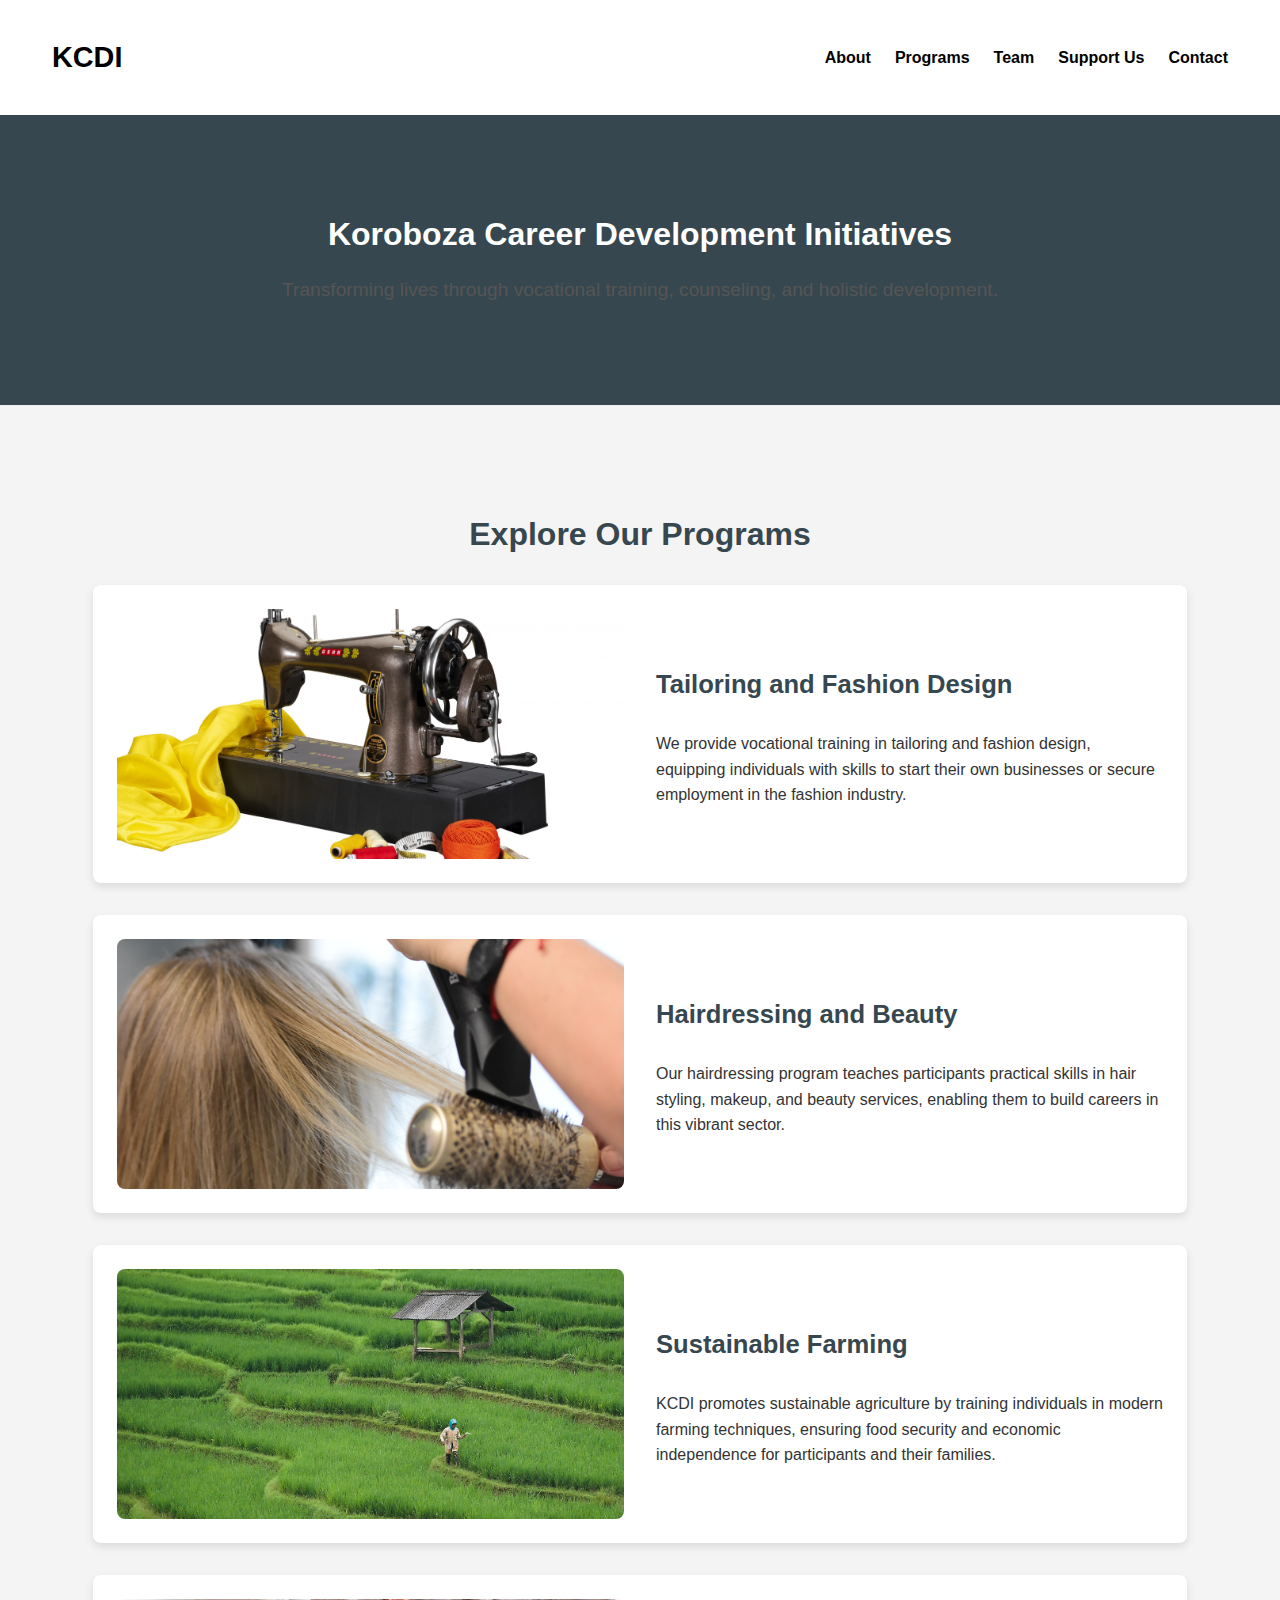
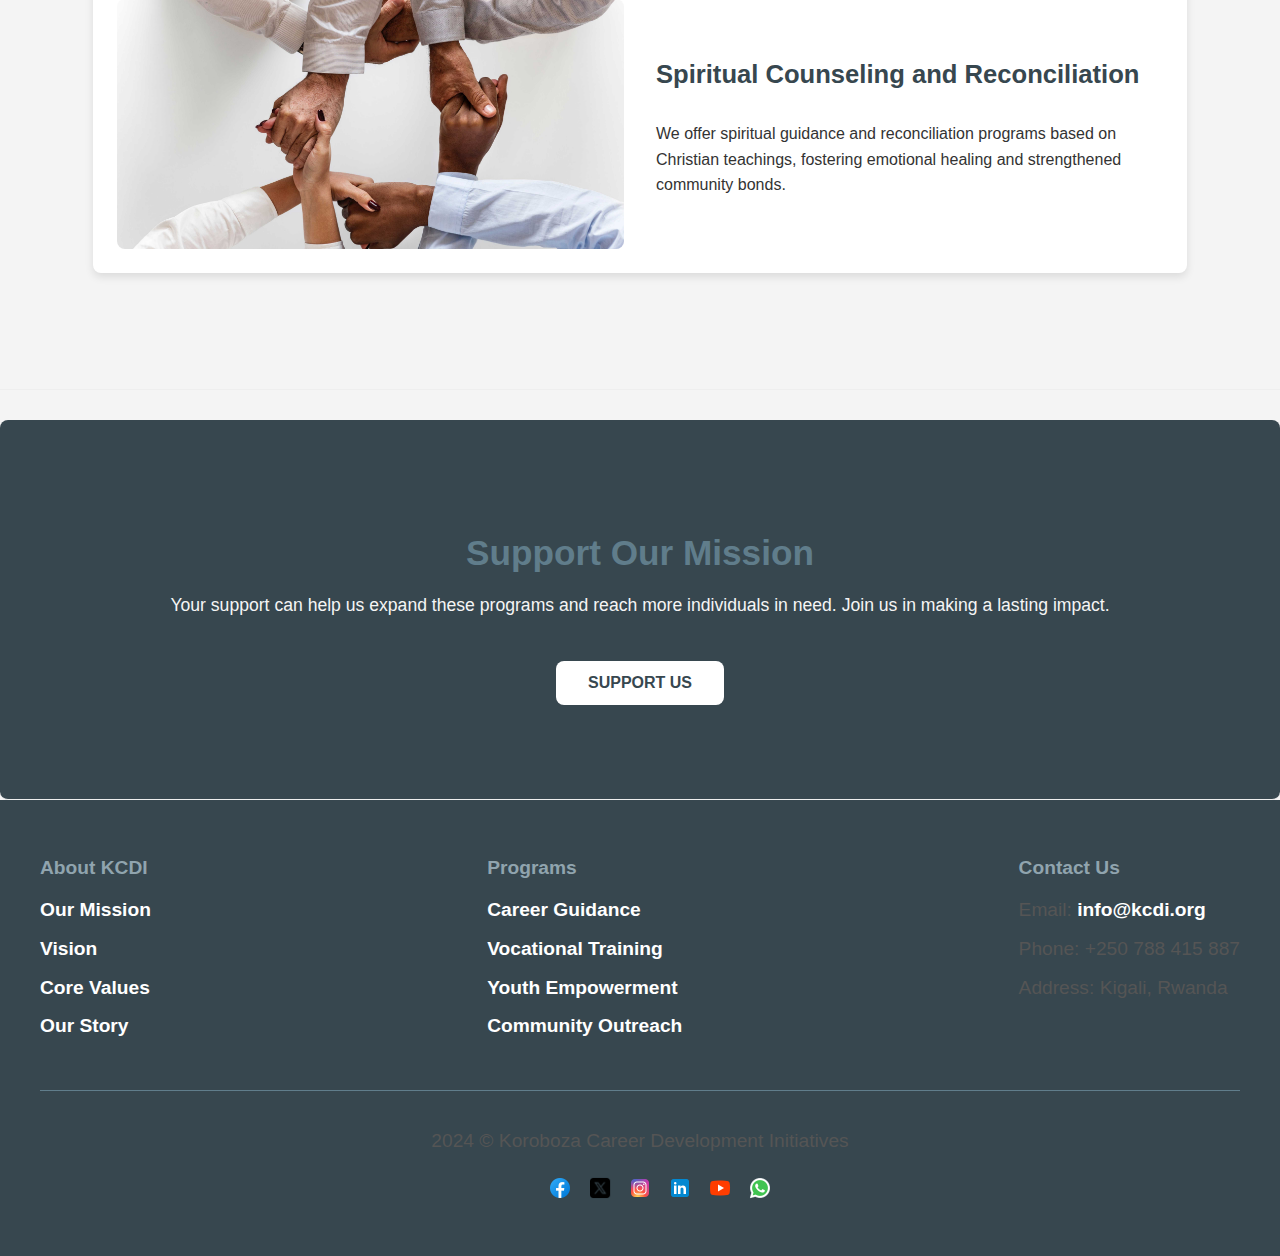
<file: program.html>
<!DOCTYPE html>
<html lang="en">
<head>
    <meta charset="UTF-8">
    <meta name="viewport" content="width=device-width, initial-scale=1.0">
    <title>KCDI Programs</title>
    <link rel="stylesheet" href="styles.css">
</head>
<body>
    <header>
        <nav class="navbar">
            <div class="logo"><a href="index.html">KCDI</a></div>
            <ul class="nav-links">
                <li><a href="about.html">About</a></li>
                <li><a href="programs.html" class="active">Programs</a></li>
                <li><a href="team.html">Team</a></li>
                <li><a href="support.html">Support Us</a></li>
                <li><a href="contact.html">Contact</a></li>
            </ul>
            <!-- Hamburger Icon for Mobile -->
        <div class="hamburger-icon" onclick="toggleMenu()">
            <div class="line"></div>
            <div class="line"></div>
            <div class="line"></div>
        </div>
        </nav>
    </header>
    <section id="hero-pages" class="hero-pages">
        <div class="hero-content">
            <h1>Koroboza Career Development Initiatives</h1>
            <p>Transforming lives through vocational training, counseling, and holistic development.</p>
        </div>
    </section>

    
            
        

    <section class="programs">
        <div class="container">
            <h2>Explore Our Programs</h2>
            <div class="program">
                <img src="images/UshaSew-22Mar23-33-scaled.jpg" alt="Tailoring Training">
                <div class="program-content">
                    <h3>Tailoring and Fashion Design</h3>
                    <p>We provide vocational training in tailoring and fashion design, equipping individuals with skills to start their own businesses or secure employment in the fashion industry.</p>
                </div>
            </div>

            <div class="program">
                <img src="images/combing-6881725_1280.jpg" alt="Hairdressing Training">
                <div class="program-content">
                    <h3>Hairdressing and Beauty</h3>
                    <p>Our hairdressing program teaches participants practical skills in hair styling, makeup, and beauty services, enabling them to build careers in this vibrant sector.</p>
                </div>
            </div>

            <div class="program">
                <img src="images/rice-field-7890204_1280.jpg" alt="Farming Training">
                <div class="program-content">
                    <h3>Sustainable Farming</h3>
                    <p>KCDI promotes sustainable agriculture by training individuals in modern farming techniques, ensuring food security and economic independence for participants and their families.</p>
                </div>
            </div>

            <div class="program">
                <img src="images/5-facts-about-the-theory-and-practice-of-group-counseling-5.jpg" alt="Spiritual Counseling">
                <div class="program-content">
                    <h3>Spiritual Counseling and Reconciliation</h3>
                    <p>We offer spiritual guidance and reconciliation programs based on Christian teachings, fostering emotional healing and strengthened community bonds.</p>
                </div>
            </div>
        </div>
    </section>

    <section class="call-to-action">
        <div class="container">
            <h2>Support Our Mission</h2>
            <p style="color: whitesmoke;">Your support can help us expand these programs and reach more individuals in need. Join us in making a lasting impact.</p>
            <a href="support.html" class="btn">Support Us</a>
        </div>
    </section>

    <footer>
        <div class="footer-container">
            <div class="footer-links">
                <div class="footer-section">
                    <h4>About KCDI</h4>
                    <ul>
                        <li><a href="mission.html">Our Mission</a></li>
                        <li><a href="vision.html">Vision</a></li>
                        <li><a href="values.html">Core Values</a></li>
                        <li><a href="history.html">Our Story</a></li>
                    </ul>
                </div>
                <div class="footer-section">
                    <h4>Programs</h4>
                    <ul>
                        <li><a href="career_guidance.html">Career Guidance</a></li>
                        <li><a href="vocational_training.html">Vocational Training</a></li>
                        <li><a href="youth_empowerment.html">Youth Empowerment</a></li>
                        <li><a href="community_outreach.html">Community Outreach</a></li>
                    </ul>
                </div>
                <div class="footer-section">
                    <h4>Contact Us</h4>
                    <ul>
                        <li>Email: <a href="mailto:info@kcdi.org">info@kcdi.org</a></li>
                        <li>Phone: +250 788 415 887</li>
                        <li>Address: Kigali, Rwanda</li>
                    </ul>
                </div>
            </div>
            <div class="footer-bottom">
                <p>2024 © Koroboza Career Development Initiatives</p>
                <ul class="footer-social">
                    <li><a href="https://facebook.com/KCDI" target="_blank"><img src="images/icons/icons8-facebook-48.png" alt="Facebook"></a></li>
                    <li><a href="https://twitter.com/KCDI" target="_blank"><img src="images/icons/icons8-x-50.png" alt="Twitter"></a></li>
                    <li><a href="https://instagram.com/KCDI" target="_blank"><img src="images/icons/icons8-instagram-48.png" alt="Instagram"></a></li>
                    <li><a href="https://linkedin.com/company/KCDI" target="_blank"><img src="images/icons/icons8-linkedin-48.png" alt="LinkedIn"></a></li>
                    <li><a href="https://youtube.com/KCDI" target="_blank"><img src="images/icons/icons8-youtube-48.png" alt="YouTube"></a></li>
                    <li><a href="https://wa.me/250788415887" target="_blank"><img src="images/icons/icons8-whatsapp-48.png" alt="WhatsApp"></a></li>
            
                </ul>
            </div>
        </div>
    </footer>
    <script>
        function toggleMenu() {
  const navLinks = document.querySelector('.nav-links');
  navLinks.classList.toggle('active');
}

    </script>
</body>
</html>
</file>
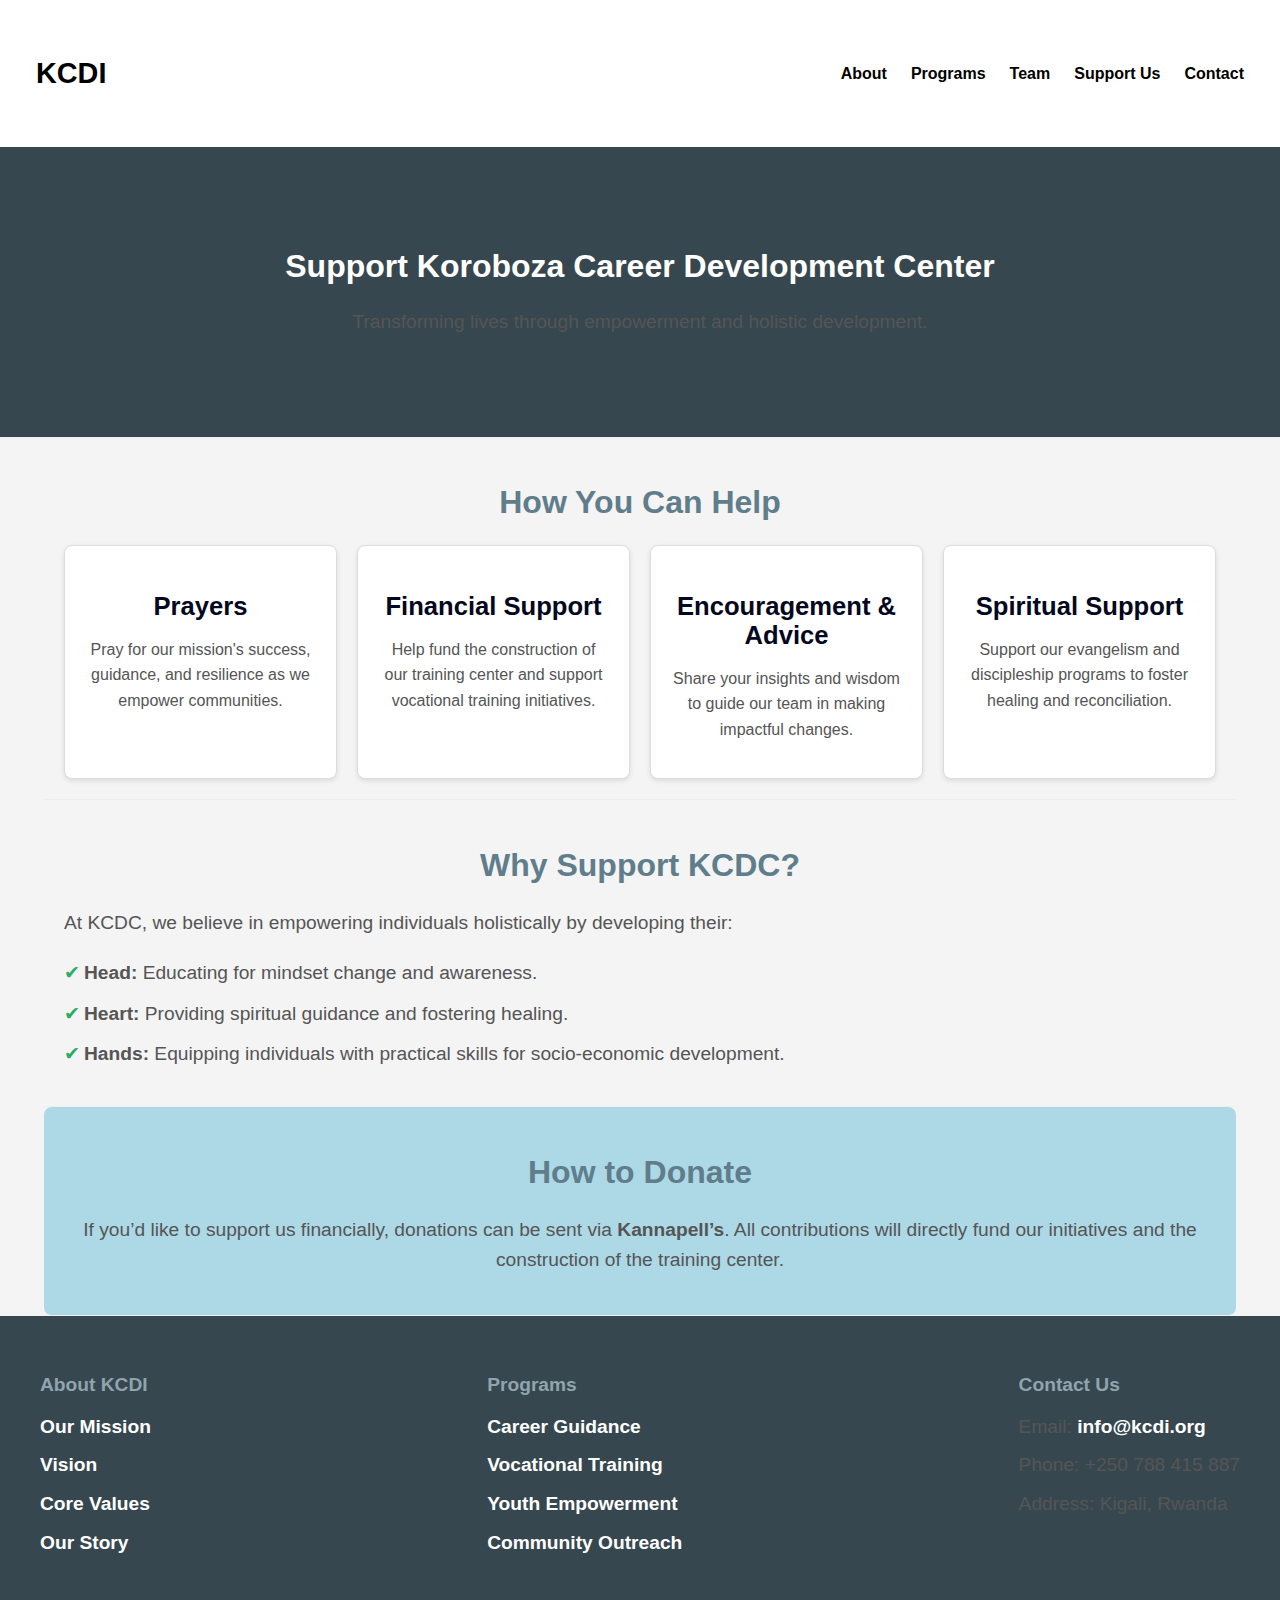
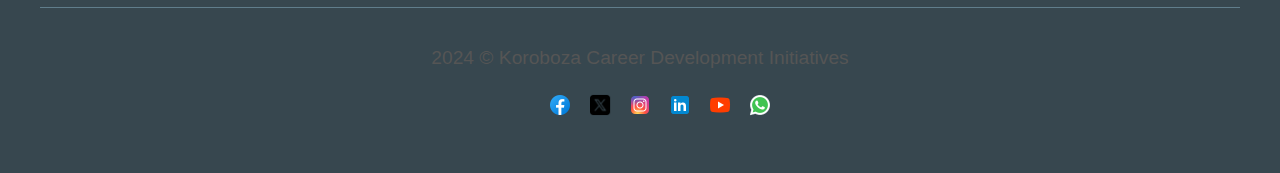
<file: support.html>
<!DOCTYPE html>
<html lang="en">
<head>
  <meta charset="UTF-8">
  <meta name="viewport" content="width=device-width, initial-scale=1.0">
  <title>Support Us - KCDC</title>
  <link rel="stylesheet" href="styles.css">
</head>
<body>
  <header class="header">
    <nav class="navbar">
        <div class="logo"><a href="index.html">KCDI</a></div>
        <ul class="nav-links">
            <li><a href="about.html">About</a></li>
            <li><a href="program.html">Programs</a></li>
            <li><a href="team.html">Team</a></li>
            <li><a href="support.html">Support Us</a></li>
            <li><a href="contact.html">Contact</a></li>
        </ul>
        <!-- Hamburger Icon for Mobile -->
        <div class="hamburger-icon" onclick="toggleMenu()">
          <div class="line"></div>
          <div class="line"></div>
          <div class="line"></div>
      </div>
    </nav>
  </header>

  <section id="hero-pages" class="hero-pages">
    <div class="hero-content">
        <h1>Support Koroboza Career Development Center</h1>
        <p>Transforming lives through empowerment and holistic development.</p>
    </div>
</section>

  <main>
    <section class="how-to-help container">
      <h2>How You Can Help</h2>
      <div class="help-cards">
        <div class="card">
          <h3>Prayers</h3>
          <p>Pray for our mission's success, guidance, and resilience as we empower communities.</p>
        </div>
        <div class="card">
          <h3>Financial Support</h3>
          <p>Help fund the construction of our training center and support vocational training initiatives.</p>
        </div>
        <div class="card">
          <h3>Encouragement & Advice</h3>
          <p>Share your insights and wisdom to guide our team in making impactful changes.</p>
        </div>
        <div class="card">
          <h3>Spiritual Support</h3>
          <p>Support our evangelism and discipleship programs to foster healing and reconciliation.</p>
        </div>
      </div>
    </section>

    <section class="why-support container">
      <h2>Why Support KCDC?</h2>
      <p>
        At KCDC, we believe in empowering individuals holistically by developing their:
      </p>
      <ul>
        <li><strong>Head:</strong> Educating for mindset change and awareness.</li>
        <li><strong>Heart:</strong> Providing spiritual guidance and fostering healing.</li>
        <li><strong>Hands:</strong> Equipping individuals with practical skills for socio-economic development.</li>
      </ul>
    </section>

    <section class="donate container">
      <h2>How to Donate</h2>
      <p>
        If you’d like to support us financially, donations can be sent via <strong>Kannapell’s</strong>.
        All contributions will directly fund our initiatives and the construction of the training center.
      </p>
    </section>
  </main>

  <footer>
    <div class="footer-container">
        <div class="footer-links">
            <div class="footer-section">
                <h4>About KCDI</h4>
                <ul>
                    <li><a href="mission.html">Our Mission</a></li>
                    <li><a href="vision.html">Vision</a></li>
                    <li><a href="values.html">Core Values</a></li>
                    <li><a href="history.html">Our Story</a></li>
                </ul>
            </div>
            <div class="footer-section">
                <h4>Programs</h4>
                <ul>
                    <li><a href="career_guidance.html">Career Guidance</a></li>
                    <li><a href="vocational_training.html">Vocational Training</a></li>
                    <li><a href="youth_empowerment.html">Youth Empowerment</a></li>
                    <li><a href="community_outreach.html">Community Outreach</a></li>
                </ul>
            </div>
            <div class="footer-section">
                <h4>Contact Us</h4>
                <ul>
                    <li>Email: <a href="mailto:info@kcdi.org">info@kcdi.org</a></li>
                    <li>Phone: +250 788 415 887</li>
                    <li>Address: Kigali, Rwanda</li>
                </ul>
            </div>
        </div>
        <div class="footer-bottom">
            <p>2024 © Koroboza Career Development Initiatives</p>
            <ul class="footer-social">
                <li><a href="https://facebook.com/KCDI" target="_blank"><img src="images/icons/icons8-facebook-48.png" alt="Facebook"></a></li>
                <li><a href="https://twitter.com/KCDI" target="_blank"><img src="images/icons/icons8-x-50.png" alt="Twitter"></a></li>
                <li><a href="https://instagram.com/KCDI" target="_blank"><img src="images/icons/icons8-instagram-48.png" alt="Instagram"></a></li>
                <li><a href="https://linkedin.com/company/KCDI" target="_blank"><img src="images/icons/icons8-linkedin-48.png" alt="LinkedIn"></a></li>
                <li><a href="https://youtube.com/KCDI" target="_blank"><img src="images/icons/icons8-youtube-48.png" alt="YouTube"></a></li>
                <li><a href="https://wa.me/250788415887" target="_blank"><img src="images/icons/icons8-whatsapp-48.png" alt="WhatsApp"></a></li>
        
            </ul>
        </div>
    </div>
</footer>
<script>
  function toggleMenu() {
const navLinks = document.querySelector('.nav-links');
navLinks.classList.toggle('active');
}

</script>
</body>
</html>
</file>
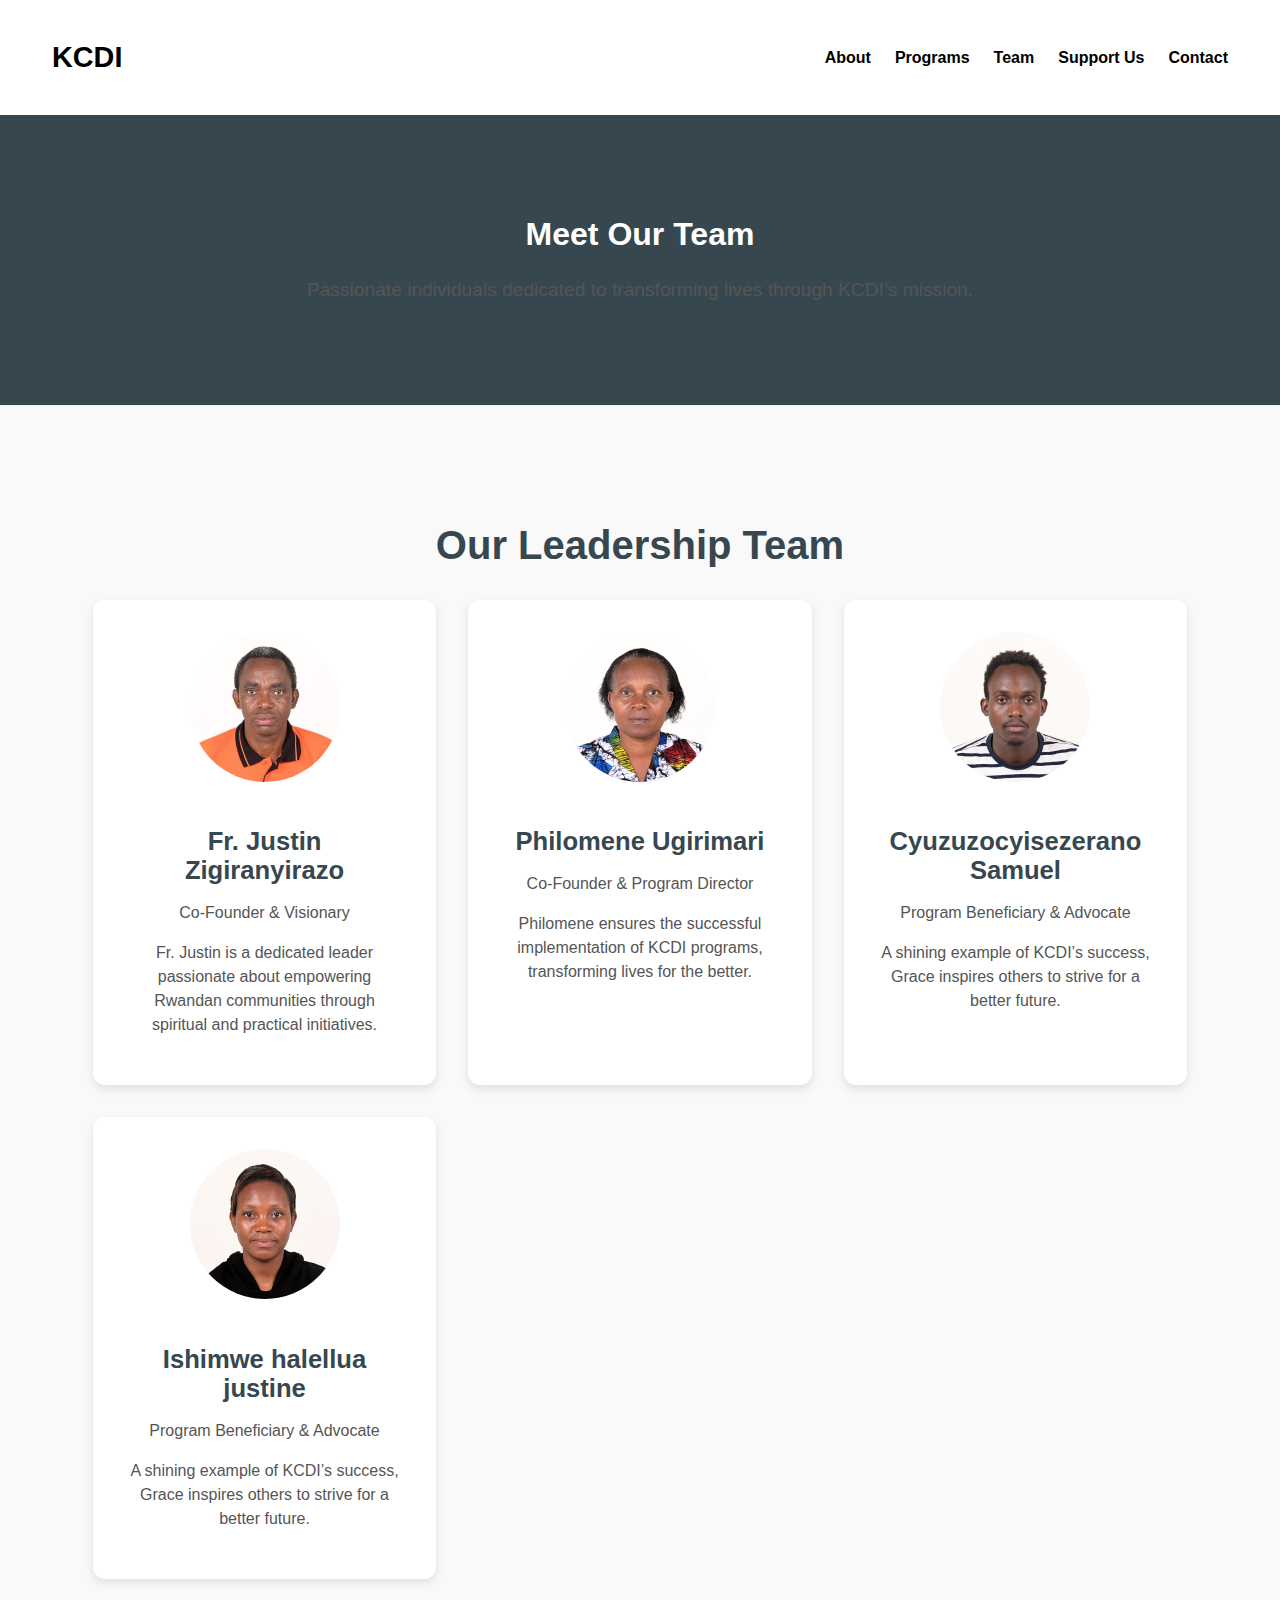
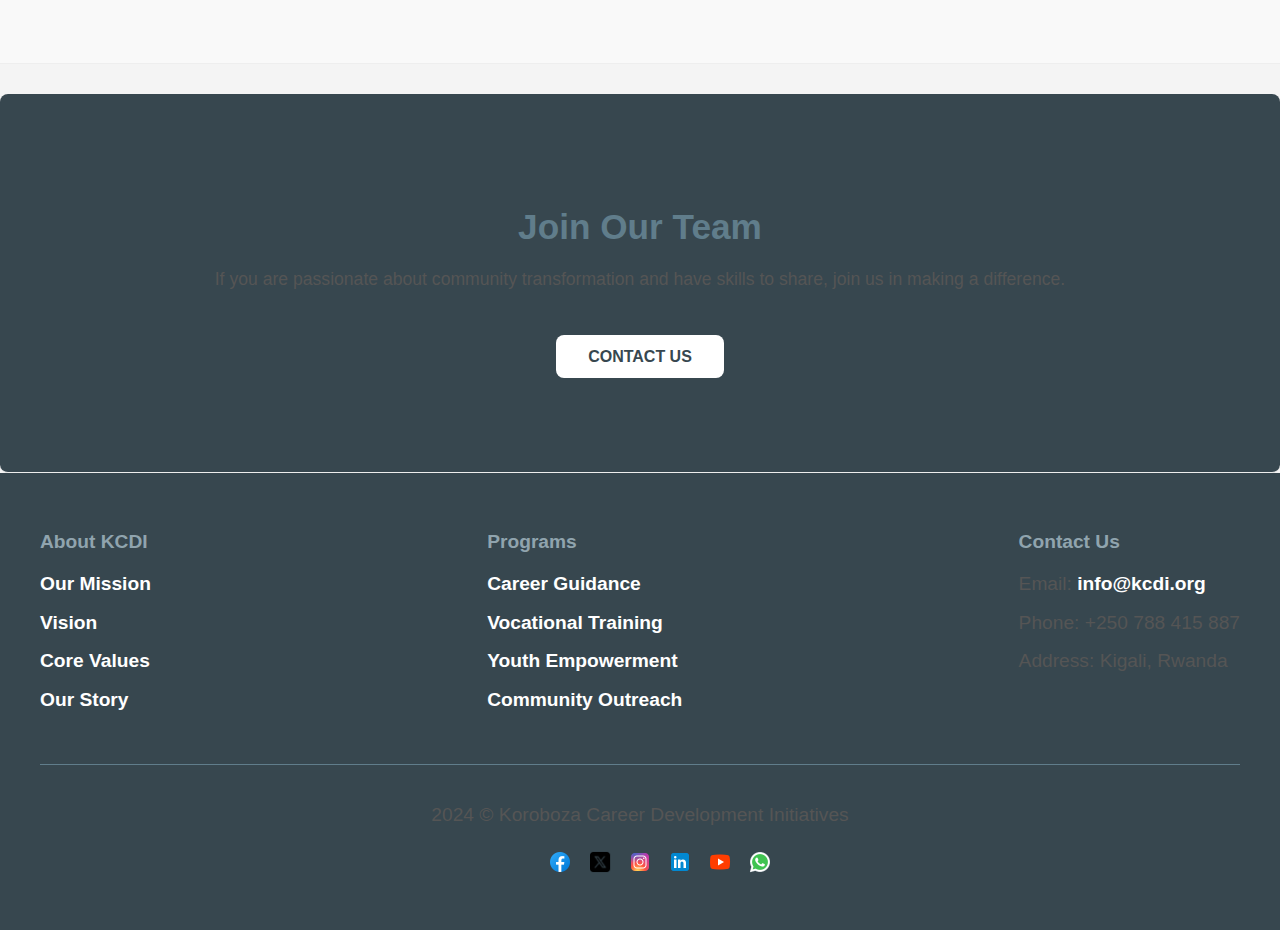
<file: team.html>
<!DOCTYPE html>
<html lang="en">
<head>
    <meta charset="UTF-8">
    <meta name="viewport" content="width=device-width, initial-scale=1.0">
    <title>Our Team - KCDI</title>
    <link rel="stylesheet" href="styles.css">
</head>
<body>
    <header>
        <nav class="navbar">
            <div class="logo"><a href="index.html">KCDI</a></div>
            <ul class="nav-links">
                <li><a href="about.html">About</a></li>
                <li><a href="program.html">Programs</a></li>
                <li><a href="team.html" class="active">Team</a></li>
                <li><a href="support.html">Support Us</a></li>
                <li><a href="contact.html">Contact</a></li>
            </ul>
            <!-- Hamburger Icon for Mobile -->
        <div class="hamburger-icon" onclick="toggleMenu()">
            <div class="line"></div>
            <div class="line"></div>
            <div class="line"></div>
        </div>
        </nav>
    </header>

    <section id="hero-pages" class="hero-pages team-hero">
        <div class="hero-content">
            <h1>Meet Our Team</h1>
            <p>Passionate individuals dedicated to transforming lives through KCDI’s mission.</p>
        </div>
    </section>

    <section class="team">
        <div class="container">
            <h2>Our Leadership Team</h2>
            <div class="team-grid">
                <div class="team-member">
                    <img src="images/WhatsApp Image 2024-11-28 at 17.22.56_f9fd1474.jpg" alt="Fr. Justin Zigiranyirazo">
                    <h3>Fr. Justin Zigiranyirazo</h3>
                    <p>Co-Founder & Visionary</p>
                    <p>Fr. Justin is a dedicated leader passionate about empowering Rwandan communities through spiritual and practical initiatives.</p>
                </div>
                <div class="team-member">
                    <img src="images/DSC_8990.JPG" alt="Philomene Ugirimari">
                    <h3>Philomene Ugirimari</h3>
                    <p>Co-Founder & Program Director</p>
                    <p>Philomene ensures the successful implementation of KCDI programs, transforming lives for the better.</p>
                </div>
                <div class="team-member">
                    <img src="images/DSC_8488.JPG" alt="Nishimwe Grace">
                    <h3>Cyuzuzocyisezerano Samuel</h3>
                    <p>Program Beneficiary & Advocate</p>
                    <p>A shining example of KCDI’s success, Grace inspires others to strive for a better future.</p>
                </div>
                <div class="team-member">
                    <img src="images/DIG_0952.JPG" alt="Nishimwe Grace">
                    <h3>Ishimwe halellua justine</h3>
                    <p>Program Beneficiary & Advocate</p>
                    <p>A shining example of KCDI’s success, Grace inspires others to strive for a better future.</p>
                </div>
            </div>
        </div>
    </section>

    <section class="call-to-action">
        <div class="container">
            <h2>Join Our Team</h2>
            <p>If you are passionate about community transformation and have skills to share, join us in making a difference.</p>
            <a href="contact.html" class="btn">Contact Us</a>
        </div>
    </section>

    <footer>
        <div class="footer-container">
            <div class="footer-links">
                <div class="footer-section">
                    <h4>About KCDI</h4>
                    <ul>
                        <li><a href="mission.html">Our Mission</a></li>
                        <li><a href="vision.html">Vision</a></li>
                        <li><a href="values.html">Core Values</a></li>
                        <li><a href="history.html">Our Story</a></li>
                    </ul>
                </div>
                <div class="footer-section">
                    <h4>Programs</h4>
                    <ul>
                        <li><a href="career_guidance.html">Career Guidance</a></li>
                        <li><a href="vocational_training.html">Vocational Training</a></li>
                        <li><a href="youth_empowerment.html">Youth Empowerment</a></li>
                        <li><a href="community_outreach.html">Community Outreach</a></li>
                    </ul>
                </div>
                <div class="footer-section">
                    <h4>Contact Us</h4>
                    <ul>
                        <li>Email: <a href="mailto:info@kcdi.org">info@kcdi.org</a></li>
                        <li>Phone: +250 788 415 887</li>
                        <li>Address: Kigali, Rwanda</li>
                    </ul>
                </div>
            </div>
            <div class="footer-bottom">
                <p>2024 © Koroboza Career Development Initiatives</p>
                <ul class="footer-social">
                    <li><a href="https://facebook.com/KCDI" target="_blank"><img src="images/icons/icons8-facebook-48.png" alt="Facebook"></a></li>
                    <li><a href="https://twitter.com/KCDI" target="_blank"><img src="images/icons/icons8-x-50.png" alt="Twitter"></a></li>
                    <li><a href="https://instagram.com/KCDI" target="_blank"><img src="images/icons/icons8-instagram-48.png" alt="Instagram"></a></li>
                    <li><a href="https://linkedin.com/company/KCDI" target="_blank"><img src="images/icons/icons8-linkedin-48.png" alt="LinkedIn"></a></li>
                    <li><a href="https://youtube.com/KCDI" target="_blank"><img src="images/icons/icons8-youtube-48.png" alt="YouTube"></a></li>
                    <li><a href="https://wa.me/250788415887" target="_blank"><img src="images/icons/icons8-whatsapp-48.png" alt="WhatsApp"></a></li>
            
                </ul>
            </div>
        </div>
    </footer>
    <script>
        function toggleMenu() {
  const navLinks = document.querySelector('.nav-links');
  navLinks.classList.toggle('active');
}

    </script>
</body>
</html>
</file>
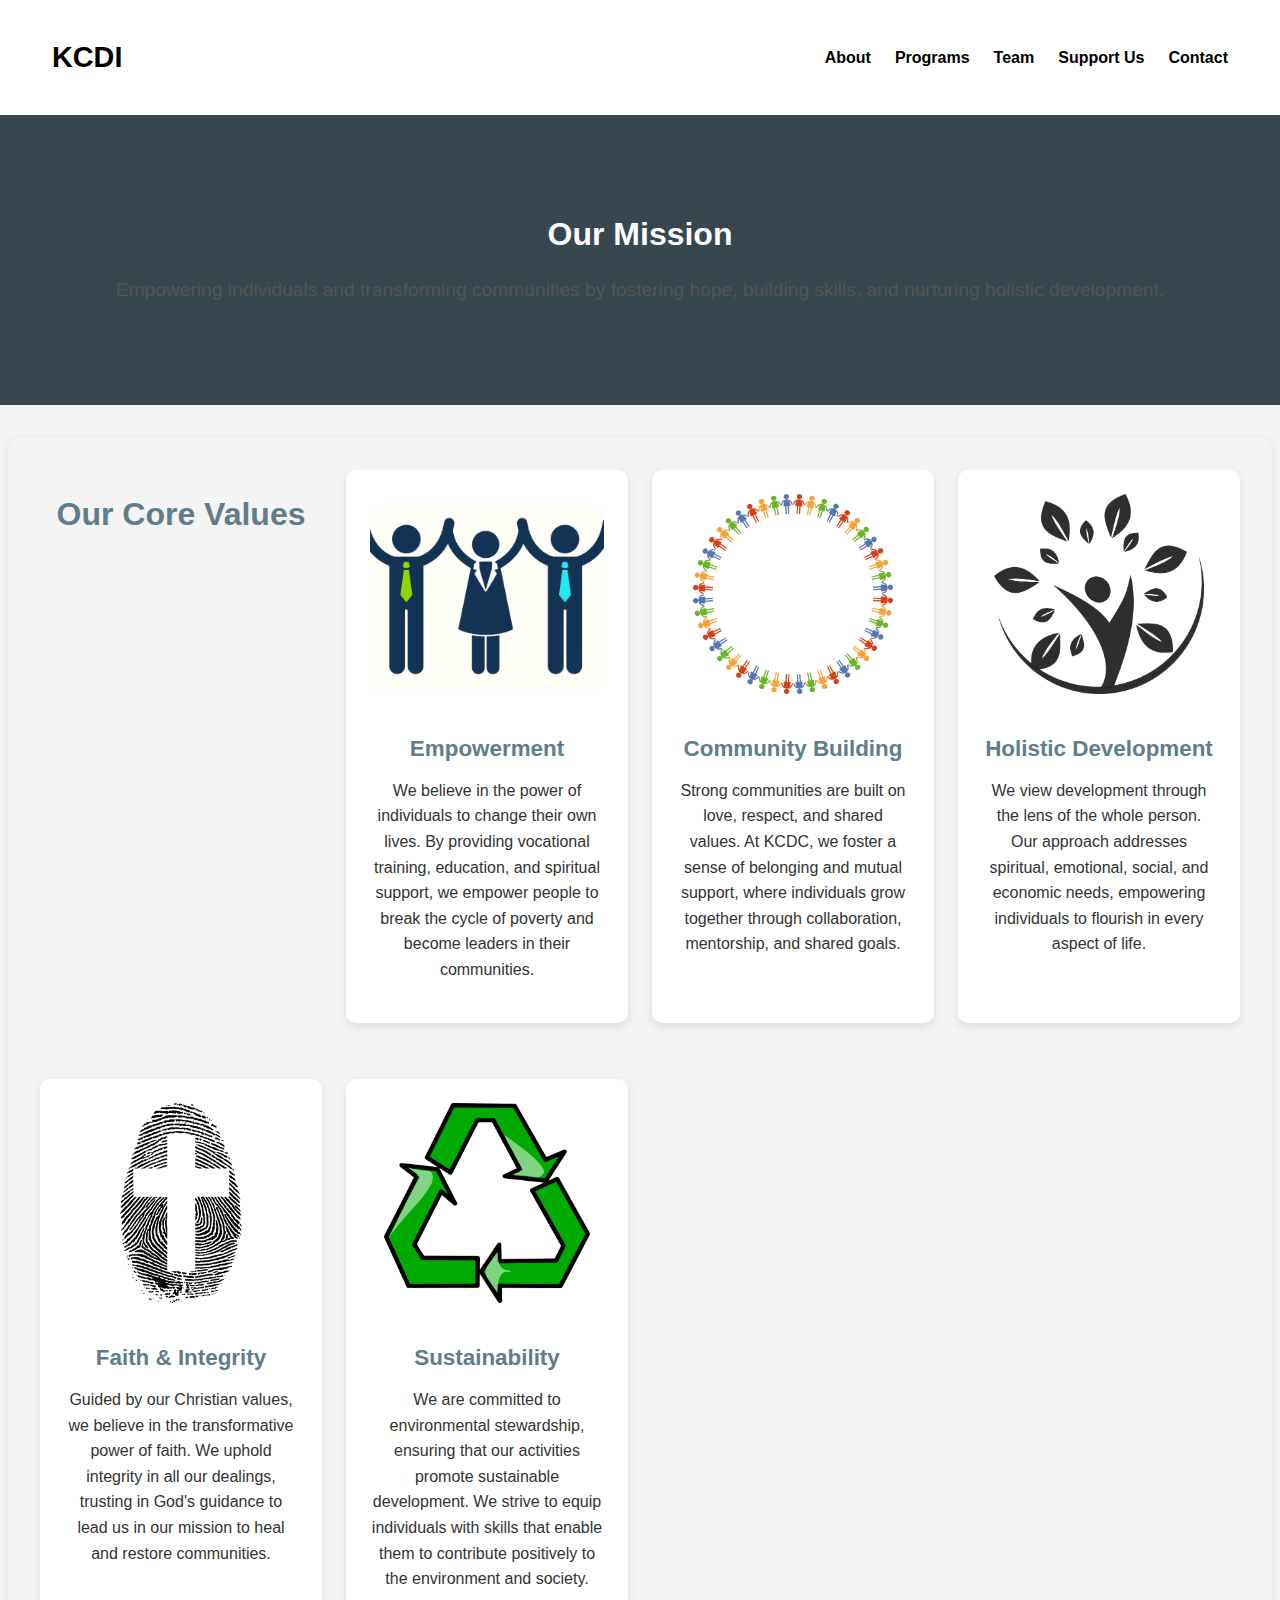
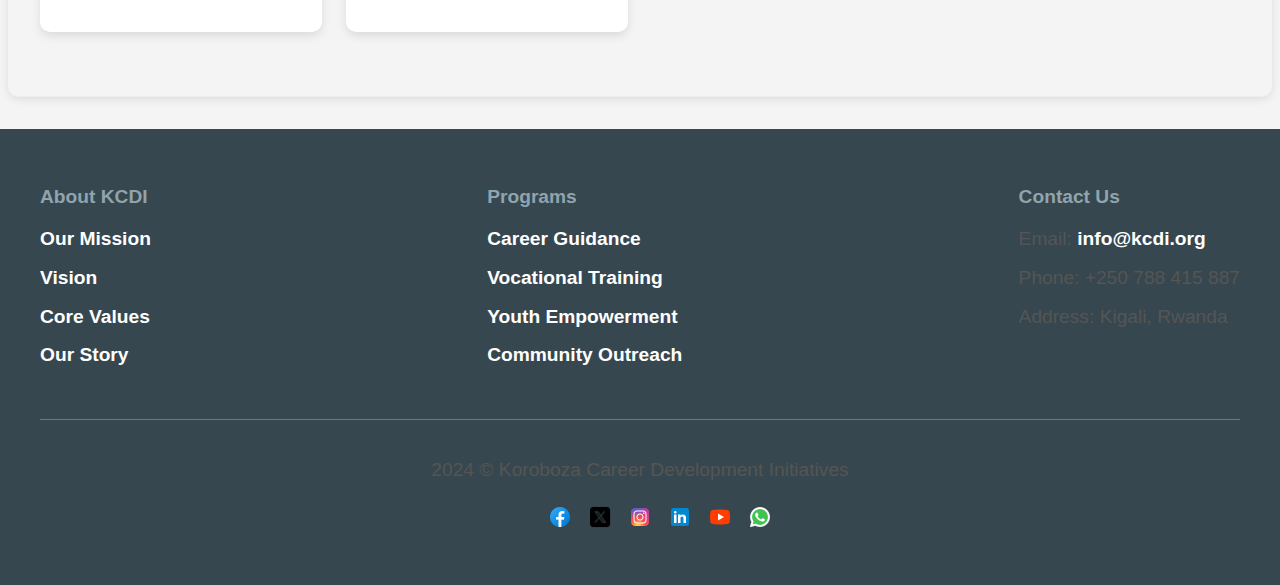
<file: values.html>
<!DOCTYPE html>
<html lang="en">
<head>
    <meta charset="UTF-8">
    <meta name="viewport" content="width=device-width, initial-scale=1.0">
    <title>KCDI - Mission</title>
    <link href="https://fonts.googleapis.com/css2?family=Roboto:wght@400;700&display=swap" rel="stylesheet">
    <link rel="stylesheet" href="styles.css">
</head>
<body>
    <header>
        <nav class="navbar">
            <div class="logo"><a href="index.html">KCDI</a></div>
            <ul class="nav-links">
                <li><a href="about.html">About</a></li>
                <li><a href="program.html">Programs</a></li>
                <li><a href="team.html">Team</a></li>
                <li><a href="support.html">Support Us</a></li>
                <li><a href="contact.html">Contact</a></li>
            </ul>
            <!-- Hamburger Icon for Mobile -->
        <div class="hamburger-icon" onclick="toggleMenu()">
            <div class="line"></div>
            <div class="line"></div>
            <div class="line"></div>
        </div>
        </nav>
    </header>
    <section id="hero-pages" class="hero-pages team-hero">
        <div class="hero-content">
            <h1>Our Mission</h1>
<p>Empowering individuals and transforming communities by fostering hope, building skills, and nurturing holistic development.</p>

        </div>
    </section>

    <section class="core-values">
        <h2>Our Core Values</h2>
        <div class="core-value">
            <div class="value-card">
                <img src="images/Empowerment.png" alt="Empowerment" class="value-img">
                <h3>Empowerment</h3>
                <p>
                    We believe in the power of individuals to change their own lives. By providing vocational training, 
                    education, and spiritual support, we empower people to break the cycle of poverty and become leaders 
                    in their communities.
                </p>
            </div>
        </div>
        <div class="core-value">
            <div class="value-card">
                <img src="images/community-1751058_1280.png" alt="Community Building" class="value-img">
                <h3>Community Building</h3>
                <p>
                    Strong communities are built on love, respect, and shared values. At KCDC, we foster a sense of belonging 
                    and mutual support, where individuals grow together through collaboration, mentorship, and shared goals.
                </p>
            </div>
        </div>
        <div class="core-value">
            <div class="value-card">
                <img src="images/eco-2024199_1280.png" alt="Holistic Development" class="value-img">
                <h3>Holistic Development</h3>
                <p>
                    We view development through the lens of the whole person. Our approach addresses spiritual, emotional, 
                    social, and economic needs, empowering individuals to flourish in every aspect of life.
                </p>
            </div>
        </div>
        <div class="core-value">
            <div class="value-card">
                <img src="images/fingerprint-7900093_1280.png" alt="Faith & Integrity" class="value-img">
                <h3>Faith & Integrity</h3>
                <p>
                    Guided by our Christian values, we believe in the transformative power of faith. We uphold integrity in 
                    all our dealings, trusting in God's guidance to lead us in our mission to heal and restore communities.
                </p>
            </div>
        </div>
        <div class="core-value">
            <div class="value-card">
                <img src="images/recycle-24023_1280.png" alt="Sustainability" class="value-img">
                <h3>Sustainability</h3>
                <p>
                    We are committed to environmental stewardship, ensuring that our activities promote sustainable development. 
                    We strive to equip individuals with skills that enable them to contribute positively to the environment and society.
                </p>
            </div>
        </div>
    </section>
    

<footer>
    <div class="footer-container">
        <div class="footer-links">
            <div class="footer-section">
                <h4>About KCDI</h4>
                <ul>
                    <li><a href="mission.html">Our Mission</a></li>
                    <li><a href="vision.html">Vision</a></li>
                    <li><a href="values.html">Core Values</a></li>
                    <li><a href="history.html">Our Story</a></li>
                </ul>
            </div>
            <div class="footer-section">
                <h4>Programs</h4>
                <ul>
                    <li><a href="career_guidance.html">Career Guidance</a></li>
                    <li><a href="vocational_training.html">Vocational Training</a></li>
                    <li><a href="youth_empowerment.html">Youth Empowerment</a></li>
                    <li><a href="community_outreach.html">Community Outreach</a></li>
                </ul>
            </div>
            <div class="footer-section">
                <h4>Contact Us</h4>
                <ul>
                    <li>Email: <a href="mailto:info@kcdi.org">info@kcdi.org</a></li>
                    <li>Phone: +250 788 415 887</li>
                    <li>Address: Kigali, Rwanda</li>
                </ul>
            </div>
        </div>
        <div class="footer-bottom">
            <p>2024 © Koroboza Career Development Initiatives</p>
            <ul class="footer-social">
                <li><a href="https://facebook.com/KCDI" target="_blank"><img src="images/icons/icons8-facebook-48.png" alt="Facebook"></a></li>
                <li><a href="https://twitter.com/KCDI" target="_blank"><img src="images/icons/icons8-x-50.png" alt="Twitter"></a></li>
                <li><a href="https://instagram.com/KCDI" target="_blank"><img src="images/icons/icons8-instagram-48.png" alt="Instagram"></a></li>
                <li><a href="https://linkedin.com/company/KCDI" target="_blank"><img src="images/icons/icons8-linkedin-48.png" alt="LinkedIn"></a></li>
                <li><a href="https://youtube.com/KCDI" target="_blank"><img src="images/icons/icons8-youtube-48.png" alt="YouTube"></a></li>
                <li><a href="https://wa.me/250788415887" target="_blank"><img src="images/icons/icons8-whatsapp-48.png" alt="WhatsApp"></a></li>
        
            </ul>
        </div>
    </div>
</footer>
<script>
    function toggleMenu() {
const navLinks = document.querySelector('.nav-links');
navLinks.classList.toggle('active');
}



</script>


</body>
</html>
</file>
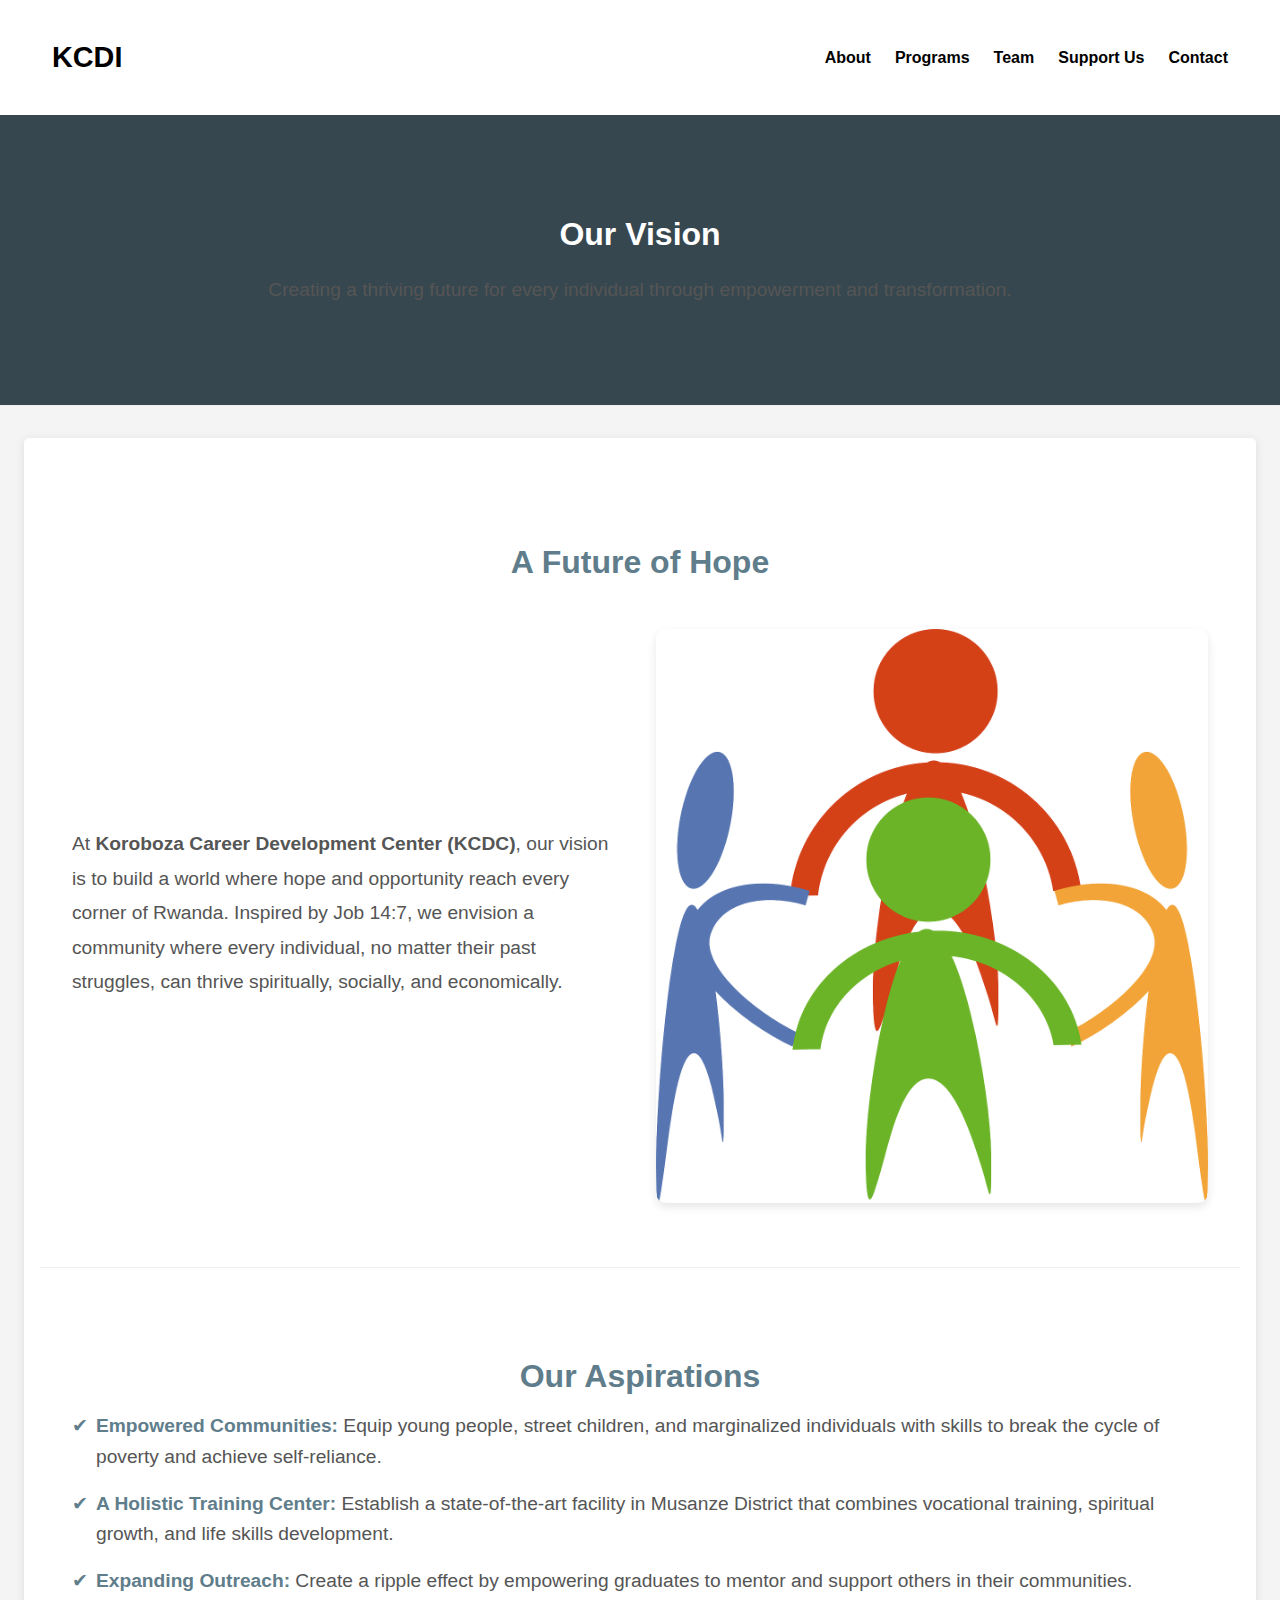
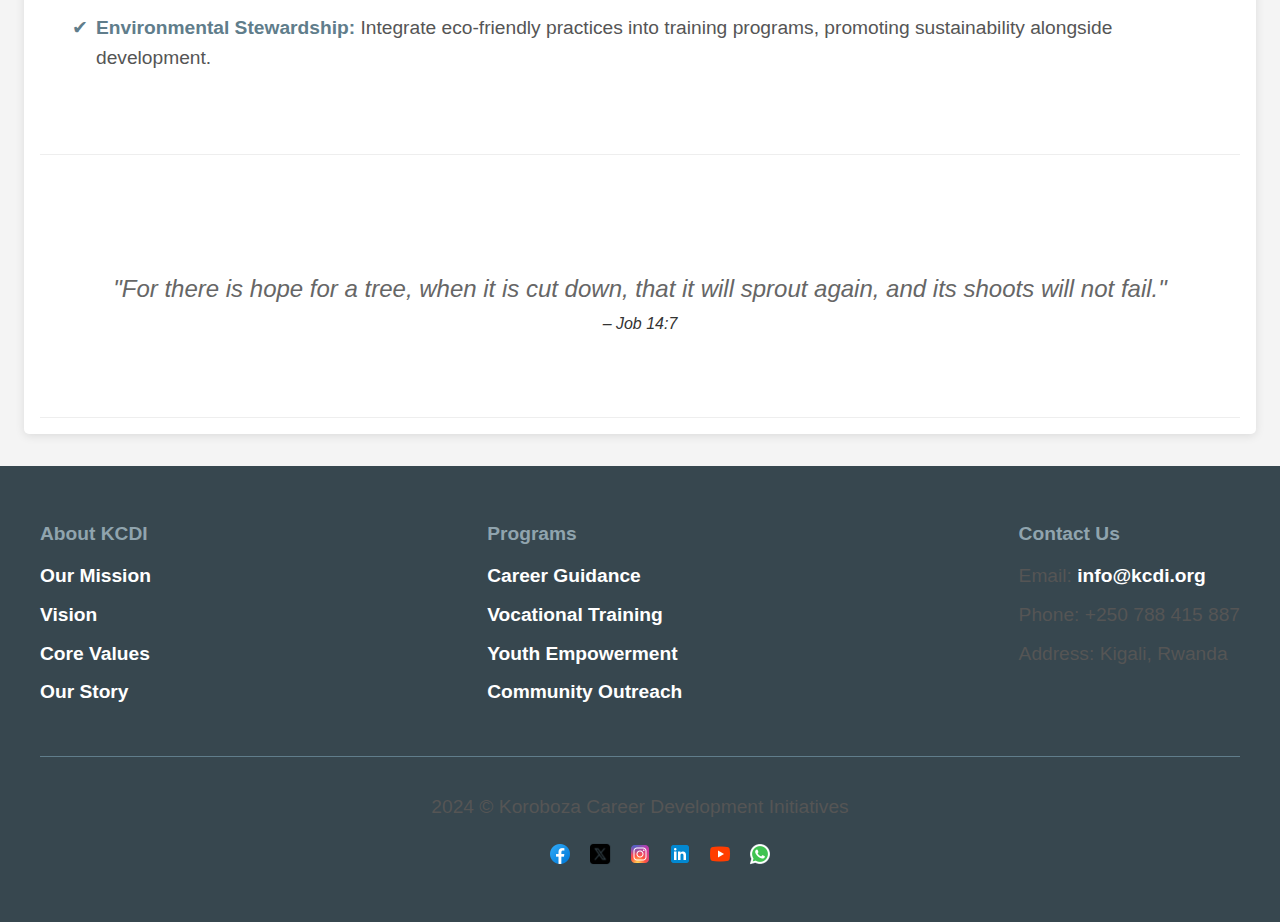
<file: vision.html>
<!DOCTYPE html>
<html lang="en">
<head>
    <meta charset="UTF-8">
    <meta name="viewport" content="width=device-width, initial-scale=1.0">
    <title>KCDI - Mission</title>
    <link href="https://fonts.googleapis.com/css2?family=Roboto:wght@400;700&display=swap" rel="stylesheet">
    <link rel="stylesheet" href="styles.css">
</head>
<body>
    <header>
        <nav class="navbar">
            <div class="logo"><a href="index.html">KCDI</a></div>
            <ul class="nav-links">
                <li><a href="about.html">About</a></li>
                <li><a href="program.html">Programs</a></li>
                <li><a href="team.html">Team</a></li>
                <li><a href="support.html">Support Us</a></li>
                <li><a href="contact.html">Contact</a></li>
            </ul>
            <!-- Hamburger Icon for Mobile -->
        <div class="hamburger-icon" onclick="toggleMenu()">
            <div class="line"></div>
            <div class="line"></div>
            <div class="line"></div>
        </div>
        </nav>
    </header>
    <section id="hero-pages" class="hero-pages team-hero">
        <div class="hero-content">
            <h1>Our Vision</h1>
            <p>Creating a thriving future for every individual through empowerment and transformation.</p>

        </div>
    </section>
    <main class="vision-page">
        <section class="introduction">
            <h2>A Future of Hope</h2>
            <p>
                At <strong>Koroboza Career Development Center (KCDC)</strong>, our vision is to build a world where 
                hope and opportunity reach every corner of Rwanda. Inspired by Job 14:7, we envision a community 
                where every individual, no matter their past struggles, can thrive spiritually, socially, and economically.
            </p>
            <img src="images/group-157841_1280.png" alt="Vision of a thriving community" class="feature-image">
        </section>
        
        <section class="long-term-goals">
            <h2>Our Aspirations</h2>
            <ul>
                <li>
                    <strong>Empowered Communities:</strong> Equip young people, street children, and marginalized individuals 
                    with skills to break the cycle of poverty and achieve self-reliance.
                </li>
                <li>
                    <strong>A Holistic Training Center:</strong> Establish a state-of-the-art facility in Musanze District 
                    that combines vocational training, spiritual growth, and life skills development.
                </li>
                <li>
                    <strong>Expanding Outreach:</strong> Create a ripple effect by empowering graduates to mentor and support 
                    others in their communities.
                </li>
                <li>
                    <strong>Environmental Stewardship:</strong> Integrate eco-friendly practices into training programs, promoting 
                    sustainability alongside development.
                </li>
            </ul>
        </section>
        
        <section class="biblical-foundation">
            <blockquote>
                "For there is hope for a tree, when it is cut down, that it will sprout again, and its shoots will not fail."
            </blockquote>
            <p class="verse-reference">– Job 14:7</p>
        </section>
    </main>
    
    <footer>
        <div class="footer-container">
            <div class="footer-links">
                <div class="footer-section">
                    <h4>About KCDI</h4>
                    <ul>
                        <li><a href="mission.html">Our Mission</a></li>
                        <li><a href="vision.html">Vision</a></li>
                        <li><a href="values.html">Core Values</a></li>
                        <li><a href="history.html">Our Story</a></li>
                    </ul>
                </div>
                <div class="footer-section">
                    <h4>Programs</h4>
                    <ul>
                        <li><a href="career_guidance.html">Career Guidance</a></li>
                        <li><a href="vocational_training.html">Vocational Training</a></li>
                        <li><a href="youth_empowerment.html">Youth Empowerment</a></li>
                        <li><a href="community_outreach.html">Community Outreach</a></li>
                    </ul>
                </div>
                <div class="footer-section">
                    <h4>Contact Us</h4>
                    <ul>
                        <li>Email: <a href="mailto:info@kcdi.org">info@kcdi.org</a></li>
                        <li>Phone: +250 788 415 887</li>
                        <li>Address: Kigali, Rwanda</li>
                    </ul>
                </div>
            </div>
            <div class="footer-bottom">
                <p>2024 © Koroboza Career Development Initiatives</p>
                <ul class="footer-social">
                    <li><a href="https://facebook.com/KCDI" target="_blank"><img src="images/icons/icons8-facebook-48.png" alt="Facebook"></a></li>
                    <li><a href="https://twitter.com/KCDI" target="_blank"><img src="images/icons/icons8-x-50.png" alt="Twitter"></a></li>
                    <li><a href="https://instagram.com/KCDI" target="_blank"><img src="images/icons/icons8-instagram-48.png" alt="Instagram"></a></li>
                    <li><a href="https://linkedin.com/company/KCDI" target="_blank"><img src="images/icons/icons8-linkedin-48.png" alt="LinkedIn"></a></li>
                    <li><a href="https://youtube.com/KCDI" target="_blank"><img src="images/icons/icons8-youtube-48.png" alt="YouTube"></a></li>
                    <li><a href="https://wa.me/250788415887" target="_blank"><img src="images/icons/icons8-whatsapp-48.png" alt="WhatsApp"></a></li>
            
                </ul>
            </div>
        </div>
    </footer>
    <script>
        function toggleMenu() {
  const navLinks = document.querySelector('.nav-links');
  navLinks.classList.toggle('active');
}



    </script>
    
    
</body>
</html>
</file>
<file: styles.css>
/* styles.css */
:root {
    --primary-color: #37474f; /* Blue-grey */
    --secondary-color: #ffffff; /* White */
    --accent-color: #90a4ae; /* Light Blue-grey */
    --hover-color: #607d8b; /* Hover Effect */
    --font-family: 'Roboto', sans-serif;
}

body {
    margin: 0;
    font-family: var(--font-family);
    background: var(--secondary-color);
    color: var(--primary-color);
}

header {
    background-color: #fff;
    padding: 1rem 2rem;
    position: sticky;
    top: 0;
    z-index: 1000;
}

/* Navbar Styling */
.navbar {
    display: flex;
    justify-content: space-between;
    align-items: center;
    background-color: none; /* Blue-grey background */
    padding: 10px 20px;
  }
  
  .navbar .logo a {
    color: black;
    text-decoration: none;
    font-size: 1.8rem;
    font-weight: bold;
  }
  
  .nav-links {
    list-style: none;
    display: flex;
    gap: 1.5rem;
  }
  
  .nav-links a {
    text-decoration: none;
    color: black;
    font-size: 1rem;
    transition: color 0.3s ease;
  }
  
  .nav-links a:hover {
    color: var(--hover-color); /* Accent color */
  }
  
  /* Hamburger Menu Icon */
  .hamburger-icon {
    display: none;
    flex-direction: column;
    cursor: pointer;
    gap: 5px;
  }
  
  .hamburger-icon .line {
    width: 25px;
    height: 3px;
    background-color: var(--primary-color);
    border-radius: 5px;
  }
  
  /* Responsive Styles for Mobile */
  @media (max-width: 768px) {
    body {
        overflow-x: hidden; /* Prevent horizontal scrolling */
    }

    .nav-links {
        display: none; /* Hide the navigation by default */
        position: fixed;
        top: 70px;
        left: 0;
        height: 100vh; /* Full screen height */
        width: 300px; /* Drawer width */
        background-color: var(--primary-color); /* Use your primary color */
        flex-direction: column;
        justify-content: center; /* Center vertically */
        align-items: flex-start; /* Align links to the left */
        padding: 2rem; /* Add some padding */
        box-shadow: 2px 0 5px rgba(0, 0, 0, 0.5); /* Add shadow for depth */
        transition: transform 0.3s ease-in-out; /* Smooth sliding */
        transform: translateX(-100%); /* Hide off-screen by default */
        z-index: 1000; /* Keep it on top of other elements */
    }

    .nav-links.active {
        display: flex;
        transform: translateX(0); /* Slide into view */
    }

    .nav-links a {
        color: #fff;
        text-decoration: none;
        font-size: 1.5rem;
        margin-bottom: 1.5rem; /* Add spacing between links */
        width: 100%; /* Full width for clickable area */
        text-align: left; /* Align text to the left */
    }

    .nav-links a:hover {
        color: var(--hover-color); /* Add hover effect */
    }

    .hamburger-icon {
        display: flex;
        position: fixed;
        top: 20px;
        right: 20px;
        z-index: 1100; /* Above the navigation */
        font-size: 1.8rem;
        cursor: pointer;
    }

    .hero {
        transition: margin-left 0.3s ease-in-out;
    }

    .hero.shifted {
        margin-left: 300px; /* Adjust content when menu is open */
    }
}


  

.hero {
    background-image: url("images/success-4222903_1280.jpg");
    color: var(--secondary-color);
    text-align: center;
    padding: 5rem 2rem;
    height: 694px;
    background-repeat: no-repeat;
    background-position: center;
    background-size: cover;
    
}
#hero-pages {
    background: var(--primary-color);
    color: var(--secondary-color);
    text-align: center;
    padding: 5rem 2rem;
    
    
}
.hero-content-index{
    position:relative;
    top: 150px;
}

.hero-content-index h1 {
    font-size: 3rem;
    margin-bottom: 5rem;
}
.hero-content-index p{
    color: white;
} 

.hero-content-index .btn {
    display: inline-block;
    margin-top: 1.5rem;
    padding: 0.8rem 2rem;
    background: var(--secondary-color);
    color: var(--primary-color);
    border: none;
    border-radius: 5px;
    text-decoration: none;
    font-weight: bold;
    transition: background 0.3s, transform 0.3s;
}

.hero-content-index .btn:hover {
    background: var(--hover-color);
    transform: scale(1.1);
}

.container {
    max-width: 1200px;
    margin: auto;
    padding: 2rem;
}

.about,
.support {
    text-align: center;
}

.programs {
    padding: 2rem 0;
}

.program-grid {
    display: grid;
    grid-template-columns: repeat(auto-fit, minmax(300px, 1fr));
    gap: 2rem;
}

.program-card {
    background: var(--accent-color);
    padding: 1.5rem;
    border-radius: 8px;
    box-shadow: 0 4px 6px rgba(0, 0, 0, 0.1);
    transition: transform 0.3s;
}

.program-card:hover {
    transform: translateY(-10px);
}

/* General Section Styling */
section {
    padding: 4rem 2rem;
    font-family: 'Helvetica', sans-serif;
    color: #333;
    border-bottom: 1px solid #eee;
}

h2 {
    font-size: 2rem;
    margin-bottom: 1rem;
    color: #0056b3;
}

p, li {
    font-size: 1.2rem;
    line-height: 1.6;
    color: #555;
}

/* Row Layout for Split Design */
.row {
    display: flex;
    flex-wrap: wrap;
    justify-content: space-between;
    align-items: center;
    gap: 2rem;
}

.column {
    flex: 1;
    min-width: 300px;
}

/* Text Column Styling */
.text {
    text-align: left;
    padding: 1rem;
}

/* Image Column Styling */
.image {
    text-align: center;
}

.image img {
    max-width: 100%;
    height: auto;
    filter: grayscale(80%); /* Optional for a minimalistic feel */
}

/* Section Background Colors */
.purpose {
    background: #f8f9fa;
}

.impact {
    background: #fff;
}

.vision {
    background: #f8f9fa;
}

/* Link Styling */
a {
    color: #0056b3;
    text-decoration: none;
    font-weight: bold;
}

a:hover {
    text-decoration: underline;
}

/* Responsive Design */
@media screen and (max-width: 768px) {
    .row {
        flex-direction: column;
    }
}


footer {
    background: var(--primary-color);
    color: var(--secondary-color);
    padding: 2rem;
}

.footer-container {
    max-width: 1200px;
    margin: auto;
    display: flex;
    flex-direction: column;
    gap: 2rem;
}

.footer-links {
    display: flex;
    justify-content: space-between;
    gap: 2rem;
    text-align: left;
}

.footer-section h4 {
    margin-bottom: 1rem;
    font-size: 1.2rem;
    color: var(--accent-color);
}

.footer-section ul {
    list-style: none;
    padding: 0;
}

.footer-section ul li {
    margin-bottom: 0.5rem;
}

.footer-section ul li a {
    text-decoration: none;
    color: var(--secondary-color);
    transition: color 0.3s;
}

.footer-section ul li a:hover {
    color: var(--accent-color);
}

.footer-bottom {
    text-align: center;
    border-top: 1px solid var(--hover-color);
    padding-top: 1rem;
    font-size: 0.9rem;
}

.footer-social {
    display: flex;
    justify-content: center;
    gap: 1rem;
    margin-top: 1rem;
}

.footer-social li {
    list-style: none;
}

.footer-social a img {
    width: 24px;
    height: 24px;
    transition: transform 0.3s;
}

.footer-social a:hover img {
    transform: scale(1.2);
}

/* How to Help Section */
.how-to-help {
    margin-top: 20px;
  }
  
  .help-cards {
    display: grid;
    grid-template-columns: repeat(auto-fit, minmax(250px, 1fr));
    gap: 20px;
  }
  
  .card {
    background: white;
    border: 1px solid #ddd;
    border-radius: 8px;
    padding: 20px;
    text-align: center;
    box-shadow: 0 2px 5px rgba(0, 0, 0, 0.1);
  }
  
  .card h3 {
    color: #040720;
    margin-bottom: 10px;
  }
  
  .card p {
    font-size: 1rem;
    color: #555;
  }
  
  /* Why Support Section */
  .why-support ul {
    list-style: none;
    padding: 0;
  }
  
  .why-support li {
    margin: 10px 0;
    padding-left: 20px;
    position: relative;
  }
  
  .why-support li:before {
    content: "✔";
    color: #27ae60;
    position: absolute;
    left: 0;
  }
  
  /* Donate Section */
  .donate {
    background: #ADD8E6;
    color: white;
    text-align: center;
    padding: 20px;
    border-radius: 8px;
    margin-top: 20px;
  }

  


  /* Container */
.container {
    width: 90%;
    max-width: 1200px;
    margin: auto;
    padding: 20px;
  }
  
  /* Section Titles */
  h2 {
    text-align: center;
    color: #607d8b; /* Blue-grey for section titles */
    font-size: 2.4rem;
    margin-bottom: 20px;
  }
  
  h3 {
    color: #455a64; /* Darker blue-grey for subheadings */
    margin-bottom: 10px;
    font-size: 1.6rem;
  }
  
  /* About Section */
  .about p {
    margin-bottom: 15px;
    font-size: 1.2rem;
    color: #607d8b; /* Blue-grey text */
  }
  
  .about ul {
    margin: 20px 0;
    padding-left: 20px;
  }
  
  .about ul li {
    margin-bottom: 10px;
    list-style-type: square;
    color: #607d8b; /* Blue-grey */
  }
  
  /* Values Section */
  .values ul {
    display: flex;
    flex-wrap: wrap;
    gap: 20px;
    padding: 0;
    margin: 20px 0;
    list-style: none;
  }
  
  .values ul li {
    flex: 1 1 calc(50% - 20px);
    background: white;
    border: 1px solid #e0e0e0; /* Light grey border */
    border-radius: 8px;
    padding: 20px;
    box-shadow: 0 2px 5px rgba(0, 0, 0, 0.1);
    color: #455a64; /* Dark blue-grey */
  }
  
  .values ul li strong {
    color: #607d8b; /* Blue-grey emphasis */
  }
  
  /* Call to Action Section */
  .call-to-action {
    text-align: center;
    background: #607d8b; /* Blue-grey background */
    color: white;
    padding: 40px 20px;
    margin-top: 30px;
    border-radius: 8px;
  }
  
  .call-to-action p {
    font-size: 1.2rem;
    margin-bottom: 20px;
  }
  
  .call-to-action .btn {
    display: inline-block;
    margin: 10px;
    padding: 15px 30px;
    font-size: 1rem;
    color: white;
    background-color: #455a64; /* Darker blue-grey */
    text-decoration: none;
    border-radius: 5px;
    transition: background-color 0.3s ease;
  }
  
  .call-to-action .btn:hover {
    background-color: #37474f; /* Darker shade on hover */
  }
  
  /* Responsive Design */
  @media (max-width: 768px) {
    .values ul li {
      flex: 1 1 100%;
      padding: 15px;
    }
  
    h2 {
      font-size: 2rem;
    }
  
    h3 {
      font-size: 1.4rem;
    }
  
    .call-to-action p {
      font-size: 1rem;
    }
  
    .call-to-action .btn {
      padding: 12px 25px;
      font-size: 0.95rem;
    }
  }
  
  @media (max-width: 480px) {
    .call-to-action {
      padding: 20px;
    }
  
    .call-to-action .btn {
      padding: 10px 20px;
      font-size: 0.9rem;
    }
  
    h2 {
      font-size: 1.8rem;
    }
  
    .about ul li {
      font-size: 1rem;
    }
  }



  /* About Us Section */
#about-us {
    background: #f4f7f6; /* Blue-grey background */
    color: black;
    padding: 40px 20px;
    text-align: center;
    margin-bottom: 40px;
  }
  
  #about-us h1 {
    font-size: 2.5rem;
    margin-bottom: 20px;
    font-weight: bold;
    text-transform: uppercase;
  }
  
  #about-us p {
    font-size: 1.2rem;
    line-height: 1.6;
    max-width: 900px;
    margin: 0 auto;
    padding-bottom: 20px;
    text-align: justify;
    font-family: 'Roboto', sans-serif;
  }
  
  /* History Section */
.history {
    padding: 40px 20px;
    background-color: #f4f7f6; /* Light background for contrast */
  }
  
  .history h2 {
    font-size: 2.2rem;
    color: #607d8b; /* Blue-grey color */
    text-align: center;
    margin-bottom: 20px;
    font-weight: bold;
  }
  
  .history p {
    font-size: 1.2rem;
    line-height: 1.6;
    max-width: 900px;
    margin: 0 auto;
    text-align: justify;
    padding-bottom: 20px;
    font-family: 'Roboto', sans-serif;
  }
  
  /* Grid Layout for History Section */
  .history .container {
    display: grid;
    grid-template-columns: 1fr 1fr; /* Two equal columns */
    gap: 20px;
    align-items: center;
  }
  
  .history .container .text {
    padding: 20px;
  }
  
  .history .container .image {
    text-align: center;
  }
  
  .history img {
    width: 100%;
    max-width: 600px; /* Make image responsive */
    border-radius: 8px;
    box-shadow: 0 4px 8px rgba(0, 0, 0, 0.1); /* Add shadow to image for better appearance */
    transition: transform 0.3s ease-in-out;
  }
  
  .history img:hover {
    transform: scale(1.05); /* Slight zoom effect on hover */
  }
  
  /* Responsive Design for Small Screens */
  @media (max-width: 768px) {
    #about-us h1 {
      font-size: 2rem;
    }
  
    #about-us p {
      font-size: 1.1rem;
    }
  
    .history h2 {
      font-size: 1.8rem;
    }
  
    .history p {
      font-size: 1.1rem;
    }
  }
  
  @media (max-width: 480px) {
    #about-us h1 {
      font-size: 1.6rem;
    }
  
    #about-us p {
      font-size: 1rem;
    }
  
    .history h2 {
      font-size: 1.6rem;
    }
  
    .history p {
      font-size: 1rem;
    }
  
    .history img {
      max-width: 100%; /* Ensure image is fully responsive on mobile */
    }
  }
  




  /* General Styling for Contact Form */
.contact {
    padding: 40px 20px;
    background-color: #f4f7f6; /* Light background color */
  }
  
  .contact h2 {
    font-size: 2.5rem;
    color: #607d8b; /* Blue-grey color */
    text-align: center;
    margin-bottom: 20px;
  }
  
  .contact p {
    font-size: 1.2rem;
    text-align: center;
    margin-bottom: 20px;
    color: #455a64; /* Darker grey for paragraph */
  }
  
  /* Form Container */
  .contact .container {
    max-width: 900px;
    margin: auto;
    padding: 20px;
    background-color: white;
    border-radius: 8px;
    box-shadow: 0 4px 8px rgba(0, 0, 0, 0.1);
  }
  
  .form-group {
    margin-bottom: 20px;
  }
  
  .form-group label {
    font-size: 1.1rem;
    color: #607d8b;
    display: block;
    margin-bottom: 8px;
  }
  
  .form-group input,
  .form-group textarea {
    width: 100%;
    padding: 12px;
    font-size: 1rem;
    border: 1px solid #ddd;
    border-radius: 5px;
    box-sizing: border-box;
    background-color: #f9f9f9;
  }
  
  .form-group input:focus,
  .form-group textarea:focus {
    outline: none;
    border-color: #607d8b; /* Highlight border when input is focused */
  }
  
  .form-group textarea {
    resize: vertical;
  }
  
  .form-group button {
    background-color: #607d8b;
    color: white;
    padding: 14px 30px;
    font-size: 1.1rem;
    border: none;
    border-radius: 5px;
    cursor: pointer;
    transition: background-color 0.3s ease;
    width: 100%;
  }
  
  .form-group button:hover {
    background-color: #455a64; /* Darker shade on hover */
  }
  
  /* Responsive Design for Small Screens */
  @media (max-width: 768px) {
    .contact h2 {
      font-size: 2rem;
    }
  
    .contact p {
      font-size: 1rem;
    }
  
    .form-group input,
    .form-group textarea {
      font-size: 1rem;
    }
  
    .form-group button {
      font-size: 1rem;
    }
  }
  
  @media (max-width: 480px) {
    .contact h2 {
      font-size: 1.6rem;
    }
  
    .contact p {
      font-size: 0.9rem;
    }
  
    .form-group input,
    .form-group textarea {
      font-size: 0.9rem;
    }
  
    .form-group button {
      font-size: 1rem;
    }
  }


  /* programs */

/* General Styles for the Programs Section */
.programs {
  padding: 4rem 2rem;
  background-color: #f4f4f4;
}

.programs h2 {
  text-align: center;
  font-size: 2rem;
  margin-bottom: 2rem;
  color: var(--primary-color);
}

/* Programs Container */
.program {
  display: grid;
  grid-template-columns: 1fr 1fr; /* 2 columns by default (image + text) */
  gap: 2rem;
  margin-bottom: 2rem;
  background-color: #fff;
  border-radius: 8px;
  box-shadow: 0 4px 8px rgba(0, 0, 0, 0.1);
  padding: 1.5rem;
}

/* Image Styling */
.program img {
  width: 100%;
  height: auto;
  border-radius: 8px;
  object-fit: cover;
  max-height: 250px; /* Restrict image height */
}

/* Content Styling */
.program-content {
  display: flex;
  flex-direction: column;
  justify-content: center;
}

/* Title Styling */
.program h3 {
  font-size: 1.6rem;
  color: var(--primary-color);
  margin-bottom: 1rem;
}

/* Paragraph Styling */
.program p {
  font-size: 1rem;
  color: #333;
  line-height: 1.6;
}

/* Responsive Styles for Tablets and Phones */
@media (max-width: 768px) {
  /* Adjust program layout to single column for smaller screens */
  .program {
    grid-template-columns: 1fr; /* 1 column on mobile */
    padding: 1rem; /* Reduced padding for mobile */
  }

  .program img {
    width: 100%; /* Ensure image takes full width on small screens */
    border-radius: 8px; /* Apply rounded corners to the image */
  }

  .program-content {
    padding: 0.5rem; /* Reduce padding for smaller screens */
  }

  .programs h2 {
    font-size: 1.8rem; /* Adjust the heading font size */
  }

  .program h3 {
    font-size: 1.4rem; /* Adjust the sub-heading font size */
  }

  .program p {
    font-size: 0.9rem; /* Adjust the paragraph font size */
  }
}





/* team */


/* General Styles for the Leadership Team Section */
.team {
  padding: 4rem 2rem;
  background-color: #f9f9f9;
}

.team h2 {
  text-align: center;
  font-size: 2.5rem;
  margin-bottom: 2rem;
  color: var(--primary-color);
}

.team-grid {
  display: grid;
  grid-template-columns: repeat(auto-fill, minmax(250px, 1fr)); /* Automatically adjusts to the screen size */
  gap: 2rem;
}

.team-member {
  background-color: #fff;
  padding: 2rem;
  border-radius: 12px;
  box-shadow: 0 4px 10px rgba(0, 0, 0, 0.1);
  text-align: center;
  transition: transform 0.3s ease-in-out, box-shadow 0.3s ease-in-out;
}

.team-member:hover {
  transform: translateY(-5px);
  box-shadow: 0 10px 20px rgba(0, 0, 0, 0.15);
}

.team-member img {
  width: 100%;
  height: auto;
  border-radius: 50%;
  margin-bottom: 1rem;
  max-width: 150px;
  object-fit: cover;
}

.team-member h3 {
  font-size: 1.6rem;
  color: var(--primary-color);
  margin-bottom: 0.5rem;
}

.team-member p {
  font-size: 1rem;
  color: #555;
  line-height: 1.5;
}

/* Call to Action Section */
.call-to-action {
  background-color: var(--primary-color);
  padding: 4rem 2rem;
  text-align: center;
  color: #fff;
}

.call-to-action h2 {
  font-size: 2.2rem;
  margin-bottom: 1rem;
}

.call-to-action p {
  font-size: 1.1rem;
  margin-bottom: 2rem;
}

.call-to-action .btn {
  padding: 0.8rem 2rem;
  background-color: #fff;
  color: var(--primary-color);
  font-size: 1rem;
  font-weight: bold;
  text-transform: uppercase;
  text-decoration: none;
  border-radius: 8px;
  transition: background-color 0.3s ease;
}

.call-to-action .btn:hover {
  background-color: #f4f4f4;
}

/* Responsive Styles for Tablets and Phones */
@media (max-width: 768px) {
  .team h2 {
      font-size: 2rem; /* Adjust heading font size */
  }

  .team-member {
      padding: 1.5rem;
  }

  .team-member h3 {
      font-size: 1.4rem; /* Adjust sub-heading font size */
  }

  .team-member p {
      font-size: 0.9rem; /* Adjust paragraph font size */
  }

  .call-to-action h2 {
      font-size: 1.8rem; /* Adjust heading font size */
  }

  .call-to-action p {
      font-size: 1rem; /* Adjust paragraph font size */
  }

  .call-to-action .btn {
      font-size: 1rem; /* Adjust button font size */
  }
}

  

/* mission */

/* Mission Page Layout */
.mission-page {
  max-width: 1200px;
  margin: 2rem auto;
  padding: 1rem;
  background: #fff;
  border-radius: 5px;
  box-shadow: 0 2px 10px rgba(0, 0, 0, 0.1);
}

/* Mission Section */
.mission h2 {
  color: var(--hover-color);
  margin-bottom: 1rem;
}

.mission p {
  line-height: 1.8;
  margin-bottom: 1.5rem;
}

.mission img.feature-image {
  display: block;
  max-width: 100%;
  height: auto;
  margin: 1rem auto;
  border-radius: 10px;
  box-shadow: 0 4px 10px rgba(0, 0, 0, 0.1);
}

/* Focus Areas Section */
.core-values {
  margin-top: 2rem;
  display: grid;
  grid-template-columns: repeat(auto-fit, minmax(250px, 1fr));
  gap: 1.5rem;
}

.value {
  padding: 1rem;
  border-left: 4px solid var(--hover-color);
  background: #f9f9f9;
  border-radius: 5px;
  text-align: center;
}

.value img {
  max-width: 80px;
  height: 80px;
  border-radius: 50%;
  margin-bottom: 1rem;
  box-shadow: 0 2px 5px rgba(0, 0, 0, 0.2);
}

.value h4 {
  color: var(--hover-color);
  margin-bottom: 0.5rem;
  font-style: bold;
}

/* Biblical Verse Section */
.biblical-verse {
  margin-top: 2rem;
  text-align: center;
  font-style: italic;
  color: #666;
}

.biblical-verse blockquote {
  font-size: 1.5rem;
  margin-bottom: 0.5rem;
}

.biblical-verse img {
  display: block;
  max-width: 100%;
  height: 300px;
  margin: 1rem auto;
  border-radius: 10px;
  box-shadow: 0 4px 10px rgba(0, 0, 0, 0.1);
}

.verse-reference {
  font-size: 1rem;
  color: #333;
  margin-top: 0.5rem;
}

/* Responsive Design */

/* Tablets (768px and above) */
@media (min-width: 768px) and (max-width: 1024px) {
  .mission-page {
      padding: 1.5rem;
  }

  .core-values {
      grid-template-columns: repeat(2, 1fr);
  }

  .biblical-verse blockquote {
      font-size: 1.3rem;
  }
}

/* Phones (up to 768px) */
@media (max-width: 768px) {
  .mission-page {
      padding: 1rem;
  }

  .core-values {
      grid-template-columns: 1fr;
      gap: 1rem;
  }

  .value img {
      max-width: 100px;
      height: 100px;
      margin-bottom: 0.5rem;
  }

  .mission img.feature-image, .biblical-verse img {
      border-radius: 5px;
  }

  .biblical-verse blockquote {
      font-size: 1.2rem;
  }

  .verse-reference {
      font-size: 0.9rem;
  }
}

/* vision */

/* Vision Page Layout */
.vision-page {
  max-width: 1200px;
  margin: 2rem auto;
  padding: 1rem;
  background: #fff;
  border-radius: 5px;
  box-shadow: 0 2px 10px rgba(0, 0, 0, 0.1);
}

/* Introduction Section */
.introduction {
  display: grid;
  grid-template-columns: 1fr 1fr;
  gap: 2rem;
  align-items: center;
}

.introduction h2 {
  color: var(--hover-color);
  margin-bottom: 1rem;
  grid-column: span 2; /* H2 spans both columns */
  text-align: center;
}

.introduction p {
  line-height: 1.8;
  margin-bottom: 1.5rem;
}

.introduction img {
  max-width: 100%;
  height: auto;
  border-radius: 10px;
  box-shadow: 0 4px 10px rgba(0, 0, 0, 0.1);
  justify-self: center;
}


/* Long-Term Goals Section */
.long-term-goals h2 {
  color: var(--hover-color);
  margin-bottom: 1rem;
}

.long-term-goals ul {
  list-style-type: none;
  padding: 0;
}

.long-term-goals li {
  margin-bottom: 1rem;
  padding-left: 1.5rem;
  position: relative;
}

.long-term-goals li::before {
  content: "✔";
  position: absolute;
  left: 0;
  color: var(--hover-color);
  font-size: 1.2rem;
}

.long-term-goals strong {
  color: var(--hover-color);
}

/* Biblical Foundation Section */
.biblical-foundation {
  margin-top: 2rem;
  text-align: center;
  font-style: italic;
  color: #666;
}

.biblical-foundation blockquote {
  font-size: 1.5rem;
  margin-bottom: 0.5rem;
}

.biblical-foundation .verse-reference {
  font-size: 1rem;
  color: #333;
  margin-top: 0.5rem;
}

/* Footer */
.footer {
  text-align: center;
  padding: 1rem;
  background: #333;
  color: #fff;
  margin-top: 2rem;
}

/* Responsive Design */

/* Tablets (768px and above) */
@media (min-width: 768px) and (max-width: 1024px) {
  .vision-page {
      padding: 1.5rem;
  }

  .introduction {
    grid-template-columns: 1fr;
  }

  .introduction h2 {
    grid-column: span 1; /* H2 spans one column */
  }

  .introduction img {
    height: 200px; /* Maintain the fixed height on smaller screens */
  }

  .long-term-goals li {
      font-size: 1rem;
      padding-left: 1rem;
  }

  .biblical-foundation blockquote {
      font-size: 1.3rem;
  }
}

/* Phones (up to 768px) */
@media (max-width: 768px) {
  .vision-page {
      padding: 1rem;
  }

  .introduction h2 {
      font-size: 1.5rem;
      text-align: center;
  }

  .introduction p {
      font-size: 1rem;
      line-height: 1.5;
  }

  .introduction img {
      max-width: 100%;
      margin: 1rem auto;
  }

  .long-term-goals ul {
      padding: 0;
  }

  .long-term-goals li {
      font-size: 0.9rem;
      padding-left: 1rem;
  }

  .long-term-goals li::before {
      font-size: 1rem;
  }

  .biblical-foundation blockquote {
      font-size: 1.1rem;
  }

  .biblical-foundation .verse-reference {
      font-size: 0.9rem;
  }

  .footer {
      font-size: 0.9rem;
  }
}

/* values */

/* Core Values Section */
.core-values {
  max-width: 1200px;
  margin: 2rem auto;
  padding: 2rem;
  background: #f4f4f4;
  border-radius: 10px;
  box-shadow: 0 2px 10px rgba(0, 0, 0, 0.1);
  text-align: center;
}

.core-values h2 {
  color: var(--hover-color);
  font-size: 2rem;
  margin-bottom: 3rem;
}

.core-value {
  display: flex;
  justify-content: center;
  margin-bottom: 2rem;
}

.value-card {
  background-color: #fff;
  border-radius: 10px;
  box-shadow: 0 4px 10px rgba(0, 0, 0, 0.1);
  width: 100%;
  max-width: 320px;
  padding: 1.5rem;
  text-align: center;
  transition: transform 0.3s ease, box-shadow 0.3s ease;
}

.value-card:hover {
  transform: translateY(-10px);
  box-shadow: 0 6px 20px rgba(0, 0, 0, 0.2);
}

.value-img {
  max-width: 100%;
  height: 200px;
  object-fit: cover;
  border-radius: 10px;
  margin-bottom: 1rem;
}

.value-card h3 {
  color: var(--hover-color);
  font-size: 1.4rem;
  margin-bottom: 1rem;
}

.value-card p {
  font-size: 1rem;
  line-height: 1.6;
  color: #333;
}

/* Responsive Design */
@media (max-width: 768px) {
  .core-values {
      padding: 1.5rem;
  }

  .core-value {
      flex-direction: column;
      align-items: center;
  }

  .value-card {
      width: 90%;
      margin-bottom: 2rem;
  }

  .value-card h3 {
      font-size: 1.2rem;
  }

  .value-card p {
      font-size: 0.95rem;
  }
}


/* our story */

/* General Styles */
body {
  font-family: 'Arial', sans-serif;
  margin: 0;
  padding: 0;
  background: #f4f4f4;
  color: #333;
}

/* Header */
.header {
  text-align: center;
  color: var(--hover-color);
  color: white;
  padding: 2rem 1rem;
}

.header h1 {
  font-size: 2.5rem;
  margin-bottom: 0.5rem;
}

.header p {
  font-size: 1.2rem;
  font-style: italic;
}

/* Main Content Layout */
.our-story {
  max-width: 1200px;
  margin: 2rem auto;
  padding: 2rem;
  background: white;
  border-radius: 10px;
  box-shadow: 0 2px 10px rgba(0, 0, 0, 0.1);
}

/* Section Styling */
h2 {
  color: var(--hover-color);
  font-size: 2rem;
  margin-bottom: 1.5rem;
  text-align: center;
}

.story-text {
  font-size: 1rem;
  line-height: 1.8;
  margin-bottom: 1.5rem;
}

.story-img {
  display: block;
  max-width: 100%;
  height: auto;
  margin: 2rem auto;
  border-radius: 10px;
  box-shadow: 0 4px 10px rgba(0, 0, 0, 0.1);
}

/* Responsive Design */
@media (max-width: 768px) {
  .header h1 {
      font-size: 2rem;
  }

  .header p {
      font-size: 1rem;
  }

  .our-story {
      padding: 1rem;
  }

  .story-text {
      font-size: 1rem;
  }

  h2 {
      font-size: 1.5rem;
  }

  .story-img {
      max-height: 300px;
      object-fit: cover;
  }
}
</file>
